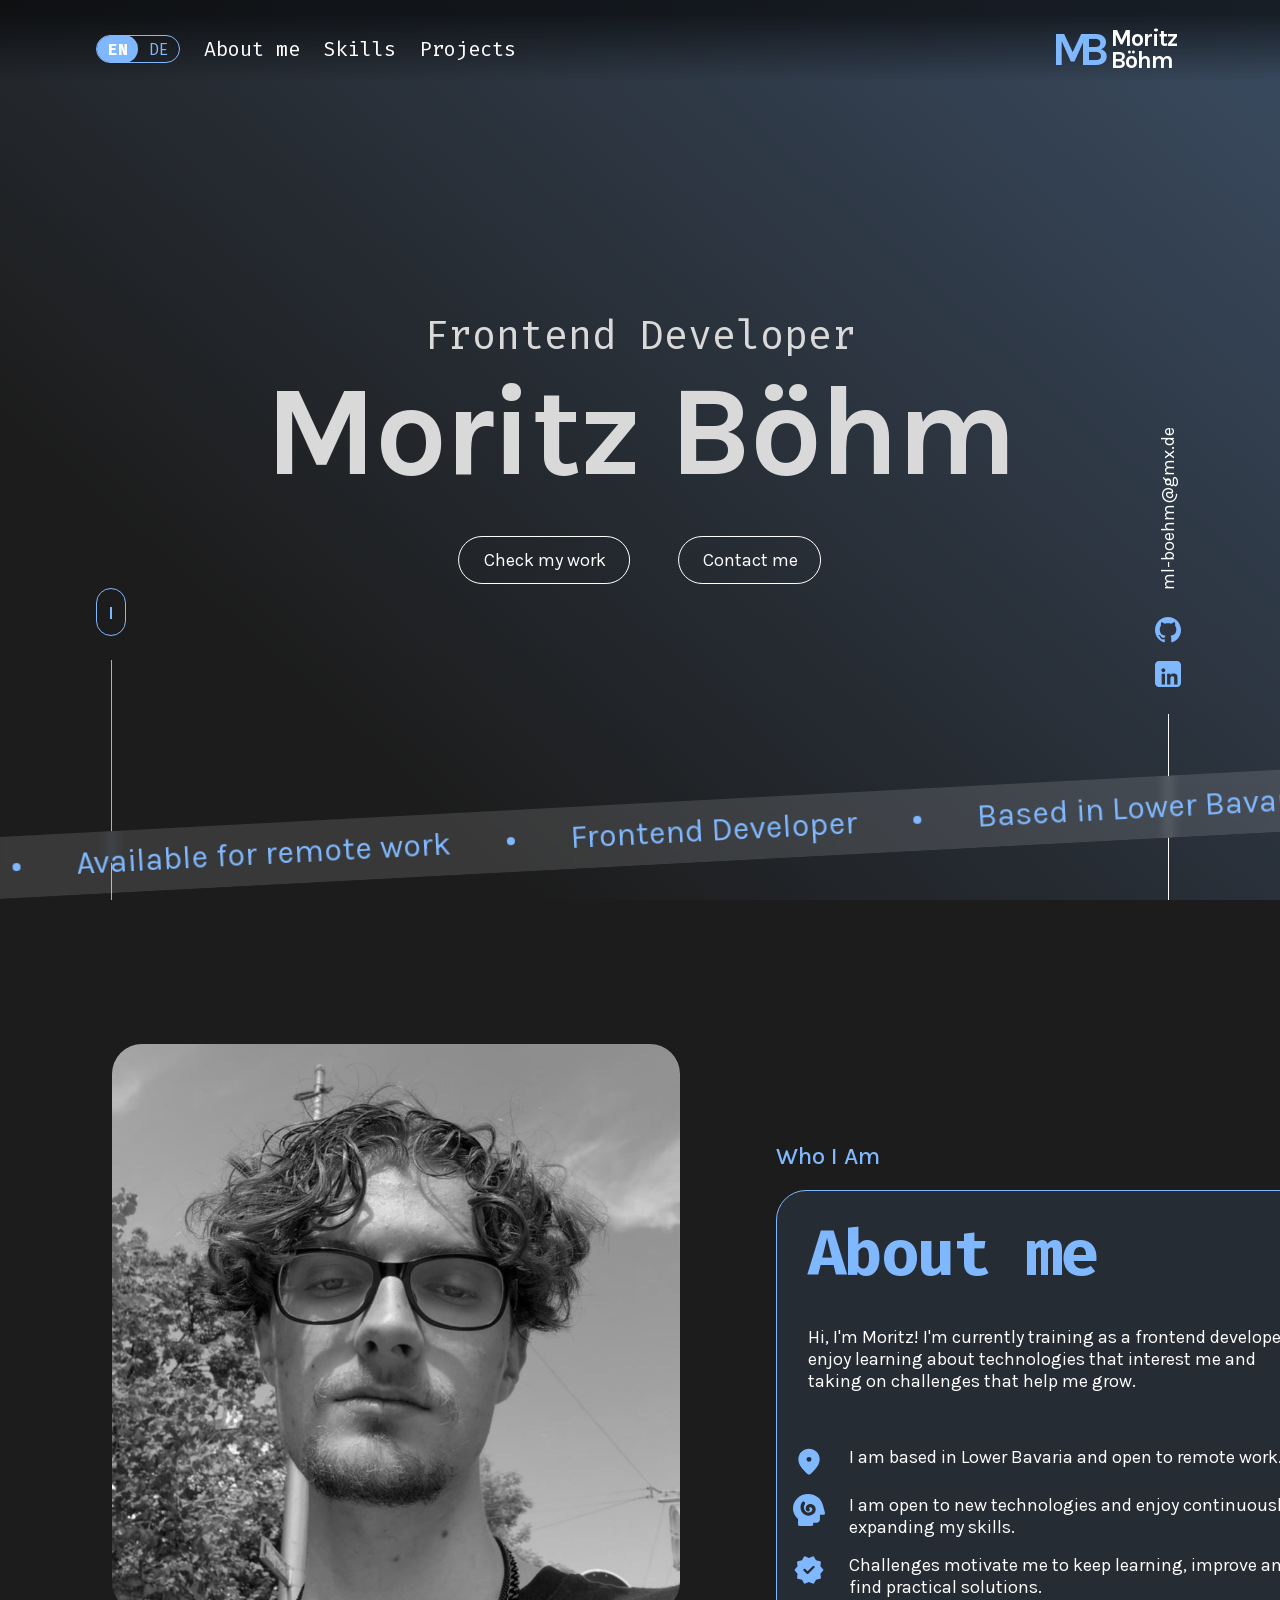
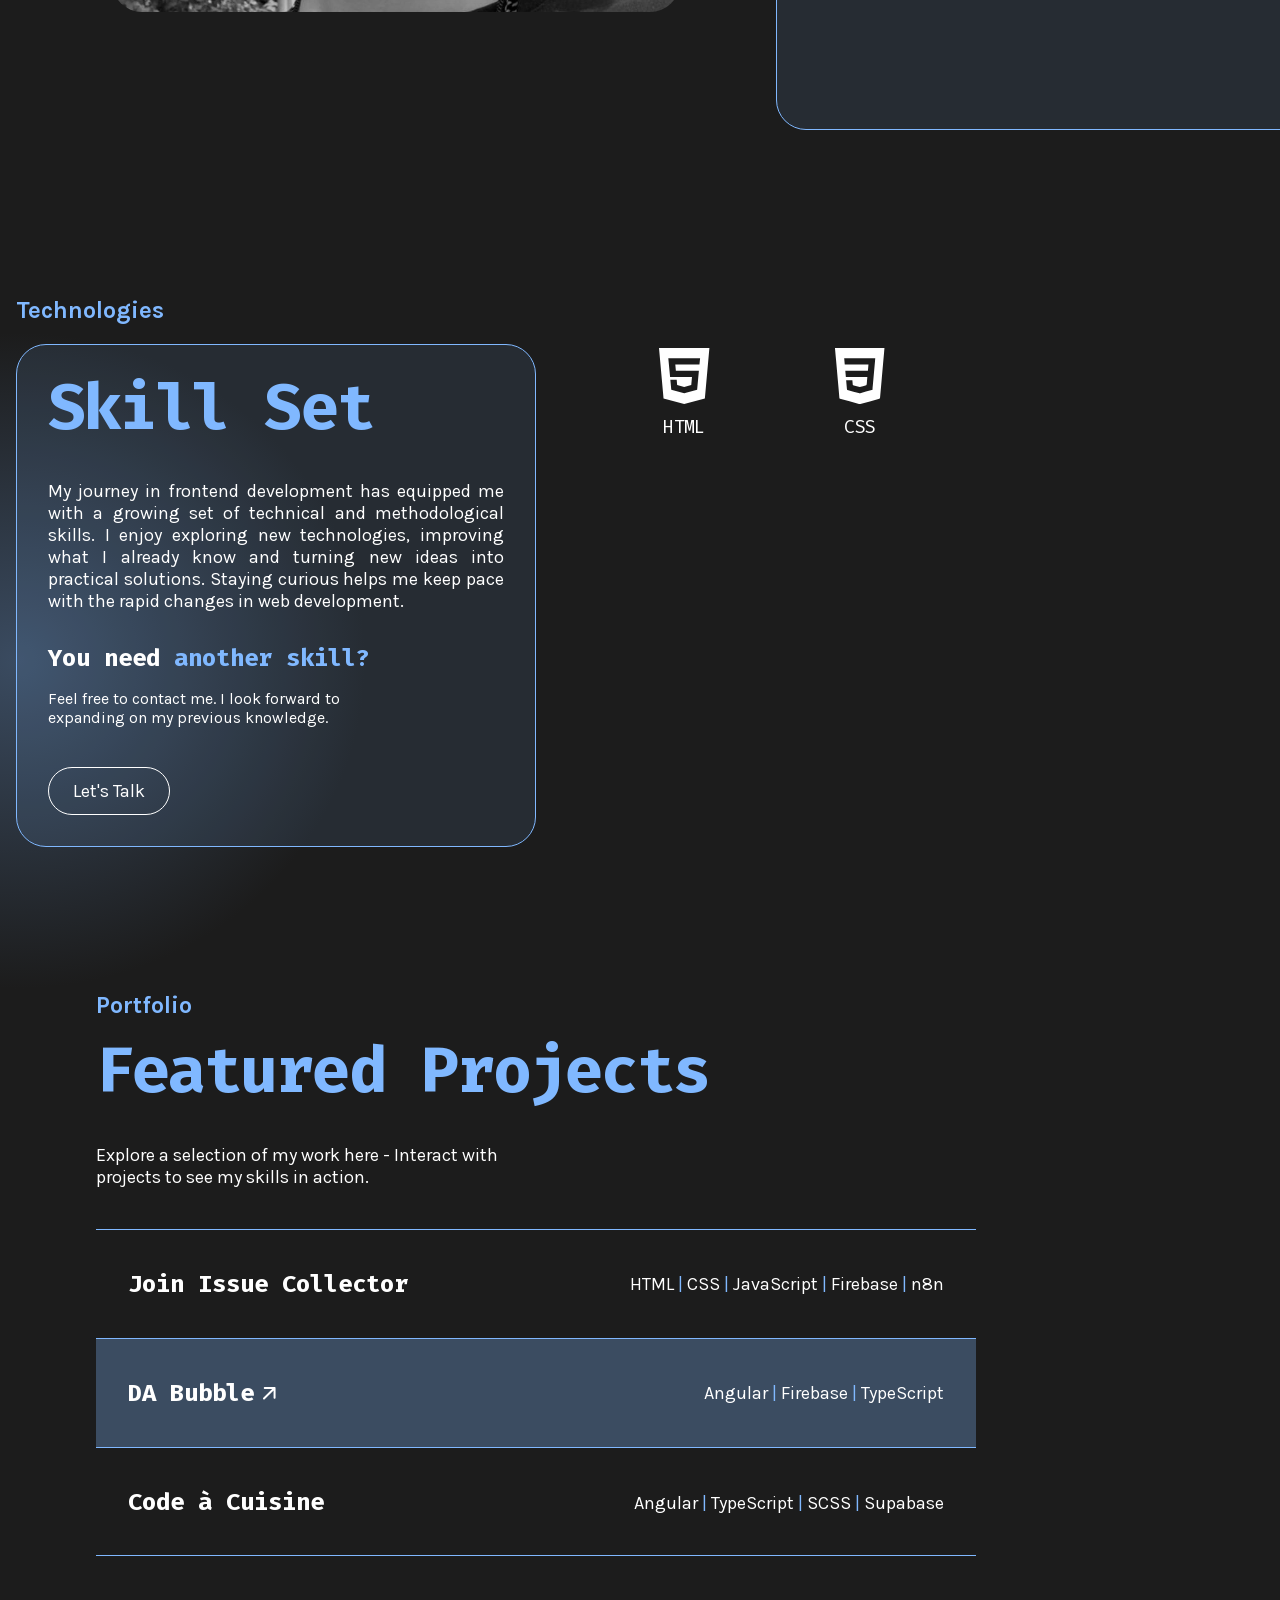
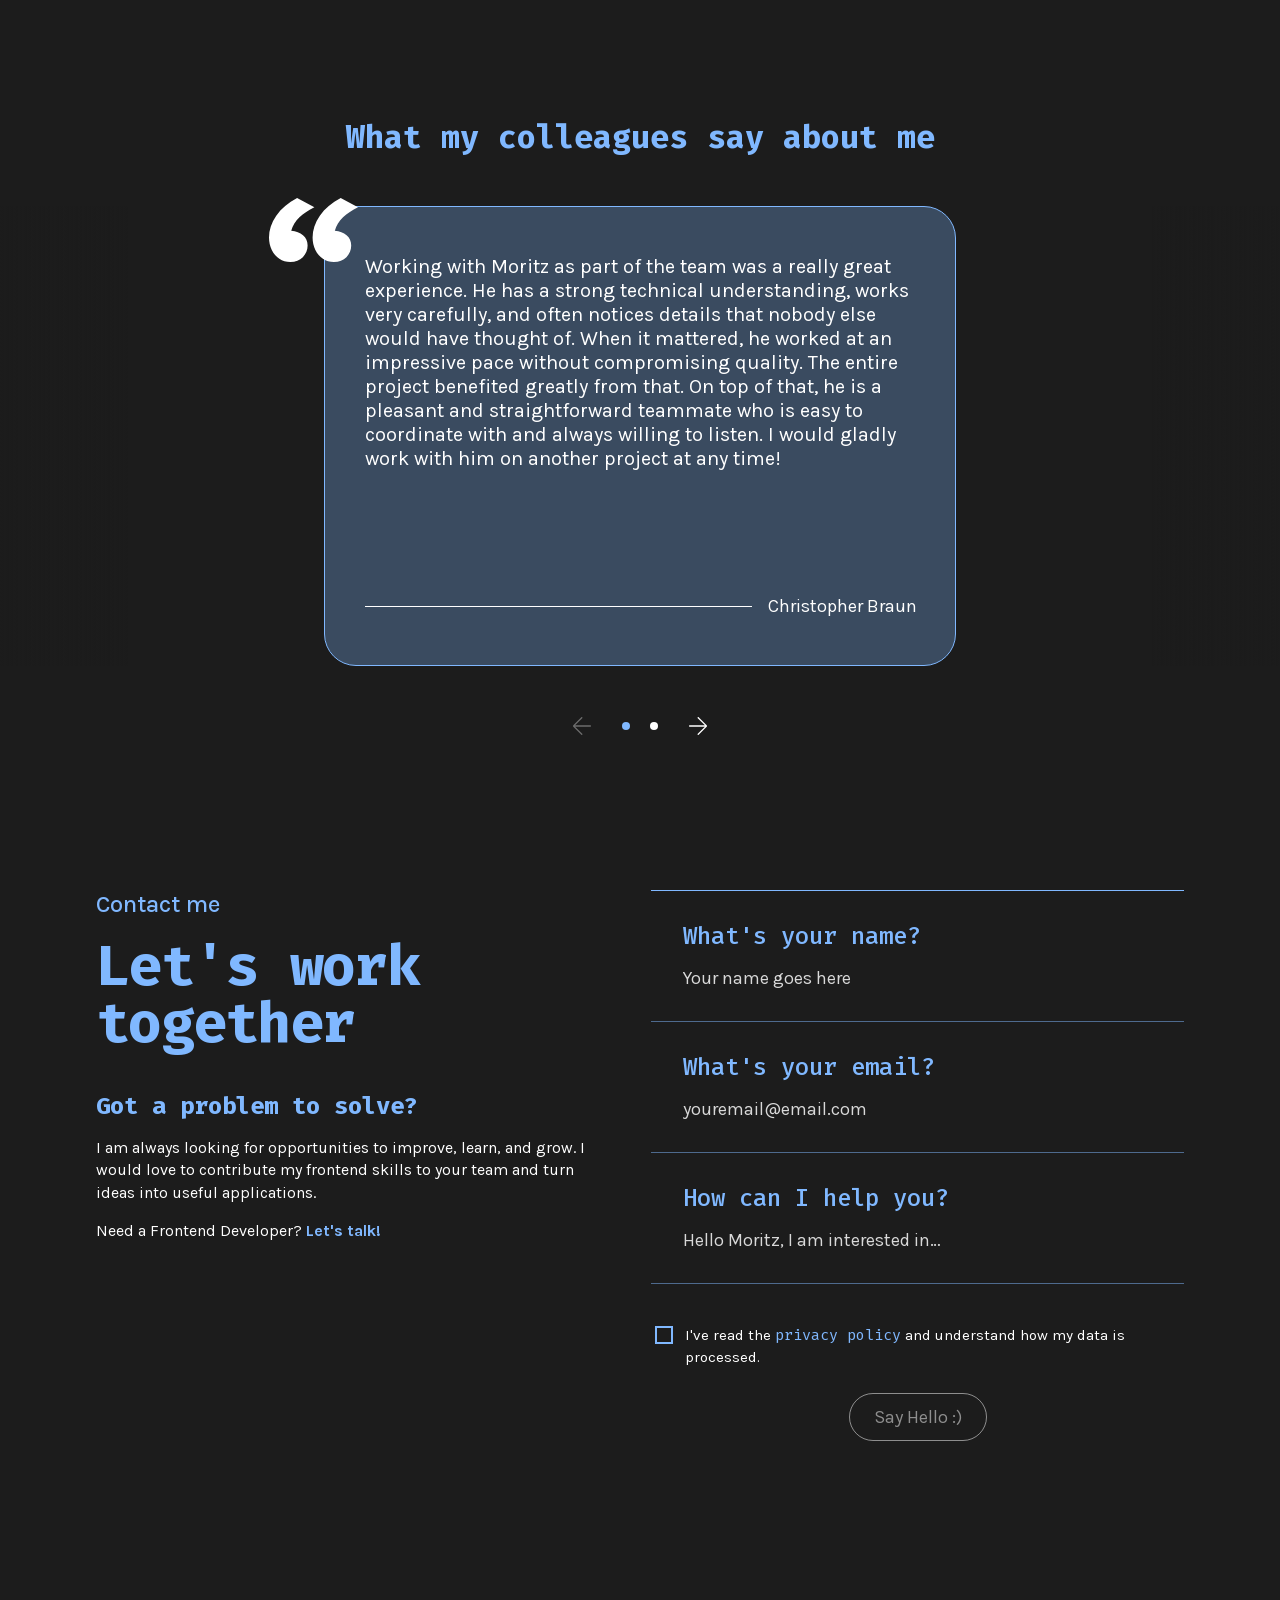
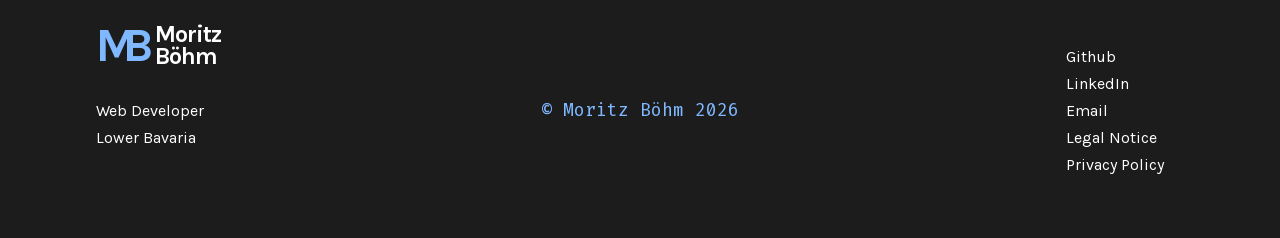
<file: index.html>
<!DOCTYPE html>
<html lang="en">

<head>
    <meta charset="UTF-8">
    <meta name="viewport" content="width=device-width, initial-scale=1.0">
    <link rel="icon" type="image/png" href="./assets/favicon.png">
    <meta name="description" content="Dev portfolio of Moritz Böhm.">
    <script src="./scripts/scroll-start.js"></script>
    <link rel="stylesheet" href="./style.css">
    <link rel="stylesheet" href="./styles/header.css">
    <link rel="stylesheet" href="./styles/mobile-menu.css">
    <link rel="stylesheet" href="./styles/hero.css">
    <link rel="stylesheet" href="./styles/about.css">
    <link rel="stylesheet" href="./styles/skills.css">
    <link rel="stylesheet" href="./styles/projects.css">
    <link rel="stylesheet" href="./styles/project-dialog.css">
    <link rel="stylesheet" href="./styles/references.css">
    <link rel="stylesheet" href="./styles/contact.css">
    <link rel="stylesheet" href="./styles/footer.css">
    <title>Moritz Böhm</title>
    <script src="./script.js" defer></script>
    <script src="./scripts/mobile-menu.js" defer></script>
    <script src="./scripts/about.js" defer></script>
    <script src="./scripts/skills.js" defer></script>
    <script src="./scripts/projects.js" defer></script>
    <script src="./scripts/project-dialog.js" defer></script>
</head>

<body>
    <a class="skip-link" href="#main-content" data-en="Skip to content" data-de="Zum Inhalt springen">Skip to content</a>

    <header class="site-header">
        <div class="site-header__inner">
            <div class="site-header__controls">
                <div class="language-switch" aria-label="Select language"
                    data-aria-label-en="Select language" data-aria-label-de="Sprache auswählen">
                    <button class="language-switch__button active" type="button" data-language="en"
                        aria-pressed="true">EN</button>
                    <button class="language-switch__button" type="button" data-language="de"
                        aria-pressed="false">DE</button>
                </div>

                <nav aria-label="Main navigation" data-aria-label-en="Main navigation"
                    data-aria-label-de="Hauptnavigation">
                    <ul class="main-navigation">
                        <li><a href="#about" data-en="About me" data-de="Über mich">About me</a></li>
                        <li><a href="#skills" data-en="Skills" data-de="Fähigkeiten">Skills</a></li>
                        <li><a href="#projects" data-en="Projects" data-de="Projekte">Projects</a></li>
                    </ul>
                </nav>
            </div>

            <a class="logo" href="#hero" aria-label="Moritz Böhm - back to top"
                data-aria-label-en="Moritz Böhm - back to top" data-aria-label-de="Moritz Böhm - zurück nach oben">
                <span class="logo__initials" aria-hidden="true">MB</span>
                <span class="logo__name" aria-hidden="true">Moritz<br>Böhm</span>
            </a>

            <button class="mobile-menu-button" type="button" aria-label="Open navigation"
                aria-controls="mobile-navigation" aria-expanded="false" data-open-label-en="Open navigation"
                data-open-label-de="Navigation öffnen" data-close-label-en="Close navigation"
                data-close-label-de="Navigation schließen">
                <img src="./assets/icons/menu.svg" alt="">
            </button>
        </div>
    </header>

    <dialog class="mobile-navigation" id="mobile-navigation" aria-label="Mobile navigation"
        data-aria-label-en="Mobile navigation" data-aria-label-de="Mobile Navigation">
        <div class="mobile-navigation__panel">
            <nav class="mobile-navigation__links" aria-label="Mobile navigation"
                data-aria-label-en="Mobile navigation" data-aria-label-de="Mobile Navigation">
                <a href="#about" data-en="About me" data-de="Über mich">About me</a>
                <a href="#skills" data-en="Skills" data-de="Fähigkeiten">Skills</a>
                <a href="#projects" data-en="Projects" data-de="Projekte">Projects</a>
            </nav>

            <div class="language-switch mobile-navigation__language-switch" aria-label="Select language"
                data-aria-label-en="Select language" data-aria-label-de="Sprache auswählen">
                <button class="language-switch__button active" type="button" data-language="en"
                    aria-pressed="true">EN</button>
                <button class="language-switch__button" type="button" data-language="de"
                    aria-pressed="false">DE</button>
            </div>
        </div>
    </dialog>

    <main id="main-content">
        <section class="hero" id="hero" aria-labelledby="hero-title">
            <div class="hero__content">
                <p class="hero__profession" data-en="Frontend Developer" data-de="Frontend-Entwickler">
                    Frontend Developer
                </p>
                <h1 id="hero-title">Moritz Böhm</h1>
                <div class="hero__actions">
                    <a class="button" href="#projects">
                        <span class="button__text" data-en="Check my work" data-de="Meine Projekte">Check my work</span>
                        <span class="button__text button__text--clone" aria-hidden="true"
                            data-en="Check my work" data-de="Meine Projekte">Check my work</span>
                    </a>
                    <a class="button" href="#contact">
                        <span class="button__text" data-en="Contact me" data-de="Kontakt">Contact me</span>
                        <span class="button__text button__text--clone" aria-hidden="true"
                            data-en="Contact me" data-de="Kontakt">Contact me</span>
                    </a>
                </div>
            </div>

            <div class="hero__scroll-indicator" aria-hidden="true">
                <span class="hero__mouse"><span></span></span>
                <span class="hero__line hero__line--primary"></span>
            </div>

            <aside class="hero__contact" aria-label="Contact links" data-aria-label-en="Contact links"
                data-aria-label-de="Kontaktlinks">
                <a class="hero__email" href="mailto:ml-boehm@gmx.de">ml-boehm@gmx.de</a>
                <div class="hero__socials">
                    <a class="hero__mail-icon" href="mailto:ml-boehm@gmx.de" aria-label="Email"
                        data-aria-label-en="Email" data-aria-label-de="E-Mail">
                        <img src="./assets/icons/mail.svg" alt="">
                    </a>
                    <a href="https://github.com/mlb27" target="_blank" rel="noopener noreferrer"
                        aria-label="GitHub profile" data-aria-label-en="GitHub profile"
                        data-aria-label-de="GitHub-Profil">
                        <img src="./assets/icons/github.svg" alt="">
                    </a>
                    <a href="https://www.linkedin.com/in/moritz-b%C3%B6hm-5630b2435/" target="_blank"
                        rel="noopener noreferrer" aria-label="LinkedIn" data-aria-label-en="LinkedIn profile"
                        data-aria-label-de="LinkedIn-Profil">
                        <img src="./assets/icons/linkedin.svg" alt="">
                    </a>
                </div>
                <span class="hero__line"></span>
            </aside>

            <div class="marquee" aria-hidden="true">
                <div class="marquee__track">
                    <div class="marquee__group">
                        <span data-en="Available for remote work" data-de="Verfügbar für Remote-Arbeit">Available for remote work</span>
                        <span data-en="Frontend Developer" data-de="Frontend-Entwickler">Frontend Developer</span>
                        <span data-en="Based in Lower Bavaria" data-de="In Niederbayern">Based in Lower Bavaria</span>
                        <span data-en="Open to work" data-de="Offen für neue Aufgaben">Open to work</span>
                    </div>
                    <div class="marquee__group">
                        <span data-en="Available for remote work" data-de="Verfügbar für Remote-Arbeit">Available for remote work</span>
                        <span data-en="Frontend Developer" data-de="Frontend-Entwickler">Frontend Developer</span>
                        <span data-en="Based in Lower Bavaria" data-de="In Niederbayern">Based in Lower Bavaria</span>
                        <span data-en="Open to work" data-de="Offen für neue Aufgaben">Open to work</span>
                    </div>
                </div>
            </div>
        </section>

        <section class="about" id="about" aria-labelledby="about-title">
            <div class="about__inner">
                <div class="about__photo">
                    <img src="./assets/images/moritz-boehm.jpeg" alt="Portrait of Moritz Böhm"
                        data-alt-en="Portrait of Moritz Böhm" data-alt-de="Porträt von Moritz Böhm">
                </div>

                <div class="about__content">
                    <p class="about__eyebrow" data-en="Who I Am" data-de="Wer ich bin">Who I Am</p>

                    <div class="about__card">
                        <h2 id="about-title" data-en="About me" data-de="Über mich">About me</h2>

                        <div class="about__text">
                            <p class="about__intro"
                                data-en="Hi, I'm Moritz! I'm currently training as a frontend developer. I enjoy learning about technologies that interest me and taking on challenges that help me grow."
                                data-de="Hi, ich bin Moritz! Ich absolviere derzeit eine Ausbildung zum Frontend-Entwickler. Ich lerne gerne mehr über Technologien, die mich interessieren, und stelle mich Herausforderungen, an denen ich wachsen kann.">
                                Hi, I'm Moritz! I'm currently training as a frontend developer. I enjoy learning about
                                technologies that interest me and taking on challenges that help me grow.
                            </p>

                            <ul class="about__highlights">
                                <li>
                                    <img src="./assets/icons/location-on.svg" alt="">
                                    <span data-en="I am based in Lower Bavaria and open to remote work."
                                        data-de="Ich lebe in Niederbayern und bin offen für Remote-Arbeit.">
                                        I am based in Lower Bavaria and open to remote work.
                                    </span>
                                </li>
                                <li>
                                    <img src="./assets/icons/cognition.svg" alt="">
                                    <span
                                        data-en="I am open to new technologies and enjoy continuously expanding my skills."
                                        data-de="Ich bin offen für neue Technologien und erweitere meine Fähigkeiten kontinuierlich.">
                                        I am open to new technologies and enjoy continuously expanding my skills.
                                    </span>
                                </li>
                                <li>
                                    <img src="./assets/icons/new-releases.svg" alt="">
                                    <span
                                        data-en="Challenges motivate me to keep learning, improve and find practical solutions."
                                        data-de="Herausforderungen motivieren mich, weiterzulernen, mich zu verbessern und praktische Lösungen zu finden.">
                                        Challenges motivate me to keep learning, improve and find practical solutions.
                                    </span>
                                </li>
                            </ul>
                        </div>
                    </div>
                </div>
            </div>
        </section>

        <section class="skills" id="skills" aria-labelledby="skills-title">
            <div class="skills__inner">
                <div class="skills__introduction">
                    <p class="skills__eyebrow" data-en="Technologies" data-de="Technologien">Technologies</p>

                    <div class="skills__card">
                        <h2 id="skills-title" data-en="Skill Set" data-de="Fähigkeiten">Skill Set</h2>

                        <div class="skills__copy">
                            <p class="skills__description"
                                data-en="My journey in frontend development has equipped me with a growing set of technical and methodological skills. I enjoy exploring new technologies, improving what I already know and turning new ideas into practical solutions. Staying curious helps me keep pace with the rapid changes in web development."
                                data-de="In meiner Frontend-Ausbildung baue ich meine technischen und methodischen Fähigkeiten stetig aus. Ich lerne gerne neue Technologien kennen, vertiefe vorhandenes Wissen und setze neue Ideen praktisch um. Dabei bleibe ich neugierig und entwickle mich kontinuierlich weiter.">
                                My journey in frontend development has equipped me with a growing set of technical and
                                methodological skills. I enjoy exploring new technologies, improving what I already know
                                and turning new ideas into practical solutions. Staying curious helps me keep pace with
                                the rapid changes in web development.
                            </p>

                            <div class="skills__contact-copy">
                                <p class="skills__question">
                                    <span data-en="You need " data-de="Fehlt dir ">You need </span><span
                                        class="skills__question-highlight" data-en="another skill?"
                                        data-de="ein Skill?">another skill?</span>
                                </p>
                                <p data-en="Feel free to contact me. I look forward to expanding on my previous knowledge."
                                    data-de="Kontaktiere mich gerne. Ich freue mich darauf, mein Wissen weiter auszubauen.">
                                    Feel free to contact me. I look forward to expanding on my previous knowledge.
                                </p>
                            </div>
                        </div>

                        <a class="button skills__contact-button" href="#contact">
                            <span class="button__text" data-en="Let's Talk" data-de="Kontakt">Let's Talk</span>
                            <span class="button__text button__text--clone" aria-hidden="true"
                                data-en="Let's Talk" data-de="Kontakt">Let's Talk</span>
                        </a>
                    </div>
                </div>

                <ul class="skills__grid" aria-label="Technology skills" data-aria-label-en="Technology skills"
                    data-aria-label-de="Technische Fähigkeiten">
                    <li class="skills__item skills__item--compact">
                        <span class="skills__icon"><img src="./assets/icons/skill-html.svg" alt=""></span>
                        <span>HTML</span>
                    </li>
                    <li class="skills__item skills__item--compact">
                        <span class="skills__icon"><img src="./assets/icons/skill-css.svg" alt=""></span>
                        <span>CSS</span>
                    </li>
                    <li class="skills__item skills__item--compact">
                        <span class="skills__icon"><img src="./assets/icons/skill-javascript.svg" alt=""></span>
                        <span>JavaScript</span>
                    </li>
                    <li class="skills__item skills__item--compact">
                        <span class="skills__icon"><img src="./assets/icons/skill-material-design.svg" alt=""></span>
                        <span>Material<br>Design</span>
                    </li>
                    <li class="skills__item">
                        <span class="skills__icon"><img src="./assets/icons/skill-typescript.svg" alt=""></span>
                        <span>TypeScript</span>
                    </li>
                    <li class="skills__item">
                        <span class="skills__icon"><img src="./assets/icons/skill-angular.svg" alt=""></span>
                        <span>Angular</span>
                    </li>
                    <li class="skills__item">
                        <span class="skills__icon"><img src="./assets/icons/skill-supabase.svg" alt=""></span>
                        <span>Supabase</span>
                    </li>
                    <li class="skills__item">
                        <span class="skills__icon"><img src="./assets/icons/skill-git.svg" alt=""></span>
                        <span>Git</span>
                    </li>
                    <li class="skills__item">
                        <span class="skills__icon"><img src="./assets/icons/skill-rest-api.svg" alt=""></span>
                        <span>REST-API</span>
                    </li>
                    <li class="skills__item">
                        <span class="skills__icon"><img src="./assets/icons/skill-scrum.svg" alt=""></span>
                        <span>Scrum</span>
                    </li>
                    <li class="skills__item skills__item--growth">
                        <button class="skills__growth-trigger" type="button" aria-expanded="false"
                            aria-controls="skills-growth-tooltip">
                            <span class="skills__icon"><img src="./assets/icons/skill-growth-mindset.svg" alt=""></span>
                            <span class="skills__growth-label" data-en="Growth mindset"
                                data-de="Growth Mindset">Growth<br>mindset</span>
                        </button>
                        <div class="skills__growth-tooltip" id="skills-growth-tooltip" role="tooltip"
                            aria-hidden="true">
                            <p data-en="I have a special interest in learning"
                                data-de="Besonders gerne lerne ich dazu">
                                I have a special interest in learning
                            </p>
                            <div class="skills__growth-technologies">
                                <span>
                                    <img src="./assets/icons/skill-react.svg" alt="">
                                    <span>React</span>
                                </span>
                                <span>
                                    <img src="./assets/icons/skill-vue.svg" alt="">
                                    <span>Vue.js</span>
                                </span>
                            </div>
                        </div>
                    </li>
                </ul>
            </div>
        </section>
        <section class="projects" id="projects" aria-labelledby="projects-title">
            <div class="projects__inner">
                <header class="projects__heading">
                    <p class="projects__eyebrow">Portfolio</p>
                    <h2 id="projects-title" data-en="Featured Projects"
                        data-de="Meine Projekte">Featured Projects</h2>
                </header>

                <p class="projects__description"
                    data-en="Explore a selection of my work here - Interact with projects to see my skills in action."
                    data-de="Entdecke einige meiner Projekte und erlebe meine Fähigkeiten in Aktion.">
                    Explore a selection of my work here - Interact with projects to see my skills in action.
                </p>

                <ul class="projects__list">
                    <li class="projects__item projects__item--join-issue-collector">
                        <button class="projects__trigger" type="button" data-project="join-issue-collector" aria-haspopup="dialog"
                            aria-controls="project-dialog">
                            <span class="projects__name">
                                <span class="projects__title">Join Issue Collector</span>
                                <img class="projects__arrow" src="./assets/icons/arrow-outward.svg" alt="">
                            </span>
                            <span class="projects__technologies" aria-label="HTML, CSS, JavaScript, Firebase, n8n">
                                <span>HTML</span>
                                <span class="projects__separator" aria-hidden="true">|</span>
                                <span>CSS</span>
                                <span class="projects__separator" aria-hidden="true">|</span>
                                <span>JavaScript</span>
                                <span class="projects__separator" aria-hidden="true">|</span>
                                <span>Firebase</span>
                                <span class="projects__separator" aria-hidden="true">|</span>
                                <span>n8n</span>
                            </span>
                            <span class="projects__preview" aria-hidden="true">
                                <img class="projects__preview-lines" src="./assets/decorations/project-preview-lines.svg" alt="">
                                <img class="projects__preview-image" src="./assets/images/projects/join-issue-collector.png" alt="">
                            </span>
                        </button>
                    </li>
                    <li class="projects__item projects__item--da-bubble">
                        <button class="projects__trigger" type="button" data-project="da-bubble"
                            aria-haspopup="dialog" aria-controls="project-dialog">
                            <span class="projects__name">
                                <span class="projects__title">DA Bubble</span>
                                <img class="projects__arrow" src="./assets/icons/arrow-outward.svg" alt="">
                            </span>
                            <span class="projects__technologies" aria-label="Angular, Firebase, TypeScript">
                                <span>Angular</span>
                                <span class="projects__separator" aria-hidden="true">|</span>
                                <span>Firebase</span>
                                <span class="projects__separator" aria-hidden="true">|</span>
                                <span>TypeScript</span>
                            </span>
                            <span class="projects__preview" aria-hidden="true">
                                <img class="projects__preview-lines" src="./assets/decorations/project-preview-lines.svg" alt="">
                                <img class="projects__preview-image" src="./assets/images/projects/da-bubble-dialog.png" alt="">
                            </span>
                        </button>
                    </li>
                    <li class="projects__item projects__item--code-a-cuisine">
                        <button class="projects__trigger" type="button" data-project="code-a-cuisine" aria-haspopup="dialog"
                            aria-controls="project-dialog">
                            <span class="projects__name">
                                <span class="projects__title">Code à Cuisine</span>
                                <img class="projects__arrow" src="./assets/icons/arrow-outward.svg" alt="">
                            </span>
                            <span class="projects__technologies" aria-label="Angular, TypeScript, SCSS, Supabase">
                                <span>Angular</span>
                                <span class="projects__separator" aria-hidden="true">|</span>
                                <span>TypeScript</span>
                                <span class="projects__separator" aria-hidden="true">|</span>
                                <span>SCSS</span>
                                <span class="projects__separator" aria-hidden="true">|</span>
                                <span>Supabase</span>
                            </span>
                            <span class="projects__preview" aria-hidden="true">
                                <img class="projects__preview-lines" src="./assets/decorations/project-preview-lines.svg" alt="">
                                <img class="projects__preview-image" src="./assets/images/projects/code-a-cuisine.svg" alt="">
                            </span>
                        </button>
                    </li>
                </ul>
            </div>
        </section>
        <section class="references" id="references" aria-labelledby="references-title">
            <h2 class="references__heading" id="references-title"
                data-en="What my colleagues say about me" data-de="Was meine Kollegen über mich sagen">
                What my colleagues say about me
            </h2>

            <div class="references__viewport">
                <div class="references__track">
                    <article class="references__card is-active" data-reference="0">
                        <p class="references__text"
                            data-en="Working with Moritz as part of the team was a really great experience. He has a strong technical understanding, works very carefully, and often notices details that nobody else would have thought of. When it mattered, he worked at an impressive pace without compromising quality. The entire project benefited greatly from that. On top of that, he is a pleasant and straightforward teammate who is easy to coordinate with and always willing to listen. I would gladly work with him on another project at any time!"
                            data-de="Mit Moritz im Team zu arbeiten war eine richtig gute Erfahrung. Er hat ein starkes technisches Verständnis, arbeitet sehr sorgfältig und hat oft Details im Blick, an die sonst keiner gedacht hätte. Wenn es darauf ankam, hat er enormes Tempo gemacht, ohne dass die Qualität darunter gelitten hat. Davon hat das ganze Projekt stark profitiert. Dazu ist er ein angenehmer, unkomplizierter Teamkollege, mit dem man sich gut abstimmen kann und der immer ein offenes Ohr hat. Ich würde jederzeit wieder gerne mit ihm an einem Projekt arbeiten!">
                            Working with Moritz as part of the team was a really great experience. He has a strong technical
                            understanding, works very carefully, and often notices details that nobody else would have
                            thought of. When it mattered, he worked at an impressive pace without compromising quality. The
                            entire project benefited greatly from that. On top of that, he is a pleasant and straightforward
                            teammate who is easy to coordinate with and always willing to listen. I would gladly work with
                            him on another project at any time!
                        </p>
                        <footer class="references__author-row">
                            <span class="references__author-line" aria-hidden="true"></span>
                            <span class="references__author">Christopher Braun</span>
                        </footer>
                    </article>
                    <article class="references__card" data-reference="1">
                        <p class="references__text"
                            data-en="Working with Moritz was very pleasant. He worked in a highly focused, independent, and structured manner. For many challenges in the project, he quickly had a solution at hand even under time pressure, and his dedicated effort was a major factor in enabling us to complete the project so quickly and successfully. I also really enjoyed working with him on a personal level, as he is an incredibly likeable person who manages to remain relaxed and friendly despite his ambition. I can wholeheartedly recommend working with him and look forward to the possibility of collaborating with him again on future projects."
                            data-de="Die Zusammenarbeit mit Moritz war sehr angenehm. Er hat sehr zielstrebig, selbstständig und strukturiert gearbeitet. Für viele Herausforderungen im Projekt hatte er auch unter Zeitdruck schnell eine Lösung parat und war durch seinen engagierten Einsatz ein Hauptfaktor dafür, dass wir das Projekt so schnell und erfolgreich abschließen konnten. Auch persönlich hat mir die Zusammenarbeit sehr viel Spaß gemacht, da er eine super sympathische Person ist, die es schafft, trotz ihres Ehrgeizes immer locker und freundlich zu bleiben. Ich kann die Zusammenarbeit mit ihm nur weiterempfehlen und freue mich auf eine mögliche Zusammenarbeit bei weiteren Projekten mit ihm.">
                            Working with Moritz was very pleasant. He worked in a highly focused, independent, and structured
                            manner. For many challenges in the project, he quickly had a solution at hand even under time
                            pressure, and his dedicated effort was a major factor in enabling us to complete the project so
                            quickly and successfully. I also really enjoyed working with him on a personal level, as he is an
                            incredibly likeable person who manages to remain relaxed and friendly despite his ambition. I
                            can wholeheartedly recommend working with him and look forward to the possibility of
                            collaborating with him again on future projects.
                        </p>
                        <footer class="references__author-row">
                            <span class="references__author-line" aria-hidden="true"></span>
                            <span class="references__author">Adrian Bieber</span>
                        </footer>
                    </article>
                </div>
                <div class="references__fade" aria-hidden="true"></div>
            </div>

            <img class="references__quote" src="./assets/icons/reference-quote.svg" alt="">

            <div class="references__navigation">
                <button class="references__arrow references__arrow--previous" type="button"
                    aria-label="Show previous reference" data-aria-label-en="Show previous reference"
                    data-aria-label-de="Vorherige Referenz anzeigen"></button>
                <span class="references__dot is-active" aria-hidden="true"></span>
                <span class="references__dot" aria-hidden="true"></span>
                <button class="references__arrow references__arrow--next" type="button"
                    aria-label="Show next reference" data-aria-label-en="Show next reference"
                    data-aria-label-de="Nächste Referenz anzeigen"></button>
            </div>
            <p class="references__status" aria-live="polite">Reference 1 of 2</p>
        </section>

        <section class="contact" id="contact" aria-labelledby="contact-title">
            <div class="contact__inner">
                <div class="contact__content">
                    <p class="contact__subtext" data-en="Contact me" data-de="Kontakt">Contact me</p>
                    <h2 class="contact__heading" id="contact-title">
                        <span data-en="Let's work" data-de="Lass uns">Let's work</span>
                        <span data-en="together" data-de="zusammenarbeiten">together</span>
                    </h2>
                    <h3 class="contact__ask" data-en="Got a problem to solve?"
                        data-de="Suchst du eine Lösung?">Got a problem to solve?</h3>
                    <p class="contact__paragraph"
                        data-en="I am always looking for opportunities to improve, learn, and grow. I would love to contribute my frontend skills to your team and turn ideas into useful applications."
                        data-de="Ich suche nach Möglichkeiten, dazuzulernen und mich weiterzuentwickeln. Gerne bringe ich meine Frontend-Kenntnisse in dein Team ein und setze Ideen in nützliche Anwendungen um.">
                        I am always looking for opportunities to improve, learn, and grow. I would love to contribute
                        my frontend skills to your team and turn ideas into useful applications.
                    </p>
                    <p class="contact__cta">
                        <span data-en="Need a Frontend Developer?" data-de="Du suchst einen Frontend-Entwickler?">Need a Frontend Developer?</span>
                        <a href="mailto:ml-boehm@gmx.de" data-en="Let's talk!" data-de="Lass uns reden!">Let's talk!</a>
                    </p>
                </div>

                <form class="contact__form" action="https://n8n.cephei.to/webhook/portfolio-contact" method="post" aria-label="Contact"
                    data-aria-label-en="Contact" data-aria-label-de="Kontakt">
                    <div class="contact__honeypot" aria-hidden="true">
                        <label for="contact-website">Website</label>
                        <input id="contact-website" name="website" type="text" tabindex="-1" autocomplete="off">
                    </div>
                    <div class="contact__fields">
                        <div class="contact__field">
                            <label for="contact-name" data-en="What's your name?" data-de="Wie heißt du?">What's your name?</label>
                            <input id="contact-name" name="name" type="text" autocomplete="name" required maxlength="100"
                                placeholder="Your name goes here" data-placeholder-en="Your name goes here"
                                data-placeholder-de="Dein Name" aria-describedby="contact-name-error">
                            <p class="contact__error" id="contact-name-error" hidden
                                data-en="Oops! it seems your name is missing" data-de="Bitte gib deinen Namen ein.">Oops! it seems your name is missing</p>
                        </div>
                        <div class="contact__field">
                            <label for="contact-email" data-en="What's your email?" data-de="Wie lautet deine E-Mail?">What's your email?</label>
                            <input id="contact-email" name="email" type="email" autocomplete="email" required maxlength="254"
                                placeholder="youremail@email.com" data-placeholder-en="youremail@email.com"
                                data-placeholder-de="deinname@email.de" aria-describedby="contact-email-error">
                            <p class="contact__error" id="contact-email-error" hidden
                                data-en="Please enter a valid email address." data-de="Bitte gib eine gültige E-Mail-Adresse ein.">Please enter a valid email address.</p>
                        </div>
                        <div class="contact__field">
                            <label for="contact-message" data-en="How can I help you?" data-de="Wie kann ich dir helfen?">How can I help you?</label>
                            <textarea id="contact-message" name="message" rows="1" required maxlength="5000"
                                placeholder="Hello Moritz, I am interested in…" data-placeholder-en="Hello Moritz, I am interested in…"
                                data-placeholder-de="Hallo Moritz, ich interessiere mich für…" aria-describedby="contact-message-error"></textarea>
                            <p class="contact__error" id="contact-message-error" hidden
                                data-en="What do you need to develop?" data-de="Bitte gib eine Nachricht ein.">What do you need to develop?</p>
                        </div>
                    </div>

                    <div class="contact__consent-group">
                        <div class="contact__consent">
                            <input id="contact-consent" name="consent" type="checkbox" required
                                aria-labelledby="contact-consent-prefix contact-consent-policy contact-consent-suffix"
                                aria-describedby="contact-consent-error">
                            <div>
                                <label id="contact-consent-prefix" for="contact-consent" data-en="I've read the"
                                    data-de="Ich habe die">I've read the</label>
                                <a class="contact__privacy-link" id="contact-consent-policy"
                                    href="./privacy-policy.html" target="_blank"
                                    rel="noopener noreferrer"
                                    data-en="privacy policy" data-de="Datenschutzerklärung">privacy policy</a>
                                <label id="contact-consent-suffix" for="contact-consent"
                                    data-en="and understand how my data is processed."
                                    data-de="gelesen und verstanden, wie meine Daten verarbeitet werden.">and understand how my data is processed.</label>
                            </div>
                        </div>
                        <p class="contact__consent-error" id="contact-consent-error" hidden
                            data-en="Please confirm that you have read the privacy policy."
                            data-de="Bitte bestätige, dass du die Datenschutzerklärung gelesen hast.">Please confirm that you have read the privacy policy.</p>
                    </div>
                    <div class="contact__actions">
                        <button class="button contact__submit" type="submit" disabled>
                            <span class="button__text" data-en="Say Hello :)" data-de="Sag Hallo :D">Say Hello :)</span>
                            <span class="button__text button__text--clone" aria-hidden="true"
                                data-en="Say Hello :)" data-de="Sag Hallo :D">Say Hello :)</span>
                        </button>
                        <div class="contact__feedback">
                            <p class="contact__status contact__status--success" role="status" hidden
                                data-en="Thanks! Your message has been sent."
                                data-de="Danke! Deine Nachricht wurde versendet.">
                                Thanks! Your message has been sent.
                            </p>
                            <p class="contact__status contact__status--error" role="alert" hidden
                                data-en="Your message could not be sent. Please try again or contact me by email."
                                data-de="Deine Nachricht konnte nicht versendet werden. Versuche es erneut oder kontaktiere mich per E-Mail.">
                                Your message could not be sent. Please try again or contact me by email.
                            </p>
                        </div>
                    </div>
                    <noscript>
                        <p class="contact__note">
                            This contact form requires JavaScript. Dieses Kontaktformular benötigt JavaScript.
                            Contact: <a href="mailto:ml-boehm@gmx.de">ml-boehm@gmx.de</a>
                        </p>
                    </noscript>
                </form>
            </div>
        </section>
    </main>

    <dialog class="project-dialog" id="project-dialog" tabindex="-1" aria-labelledby="project-dialog-title"
        aria-describedby="project-dialog-description">
        <div class="project-dialog__content">
            <header class="project-dialog__heading">
                <span class="project-dialog__number" aria-hidden="true">01</span>
                <h2 id="project-dialog-title">Join Issue Collector</h2>
            </header>

            <div class="project-dialog__details">
                <div class="project-dialog__description-group">
                    <h3 data-en="What is this project about?" data-de="Worum geht es in diesem Projekt?">
                        What is this project about?
                    </h3>
                    <p id="project-dialog-description"></p>
                </div>
                <ul class="project-dialog__technologies" aria-label="Technologies"></ul>
            </div>

            <div class="project-dialog__links">
                <a class="project-dialog__link project-dialog__github" href="#">
                    <span>GitHub</span>
                    <span class="project-dialog__external-icon" aria-hidden="true"></span>
                </a>
                <a class="project-dialog__link project-dialog__live" href="#">
                    <span data-en="Live Test" data-de="Live testen">Live Test</span>
                    <span class="project-dialog__external-icon" aria-hidden="true"></span>
                </a>
            </div>
        </div>

        <img class="project-dialog__image" src="./assets/images/projects/join-issue-collector-dialog.png"
            alt="Join Issue Collector project preview">

        <button class="project-dialog__close" type="button" aria-label="Close project details"></button>
        <button class="project-dialog__next" type="button">
            <span data-en="Next project" data-de="Nächstes Projekt">Next project</span>
            <span class="project-dialog__next-icon" aria-hidden="true"></span>
        </button>
    </dialog>
    <footer class="site-footer" id="site-footer">
        <div class="site-footer__inner">
            <div class="site-footer__identity">
                <a class="logo" href="#hero" aria-label="Moritz Böhm - back to top"
                    data-aria-label-en="Moritz Böhm - back to top" data-aria-label-de="Moritz Böhm - zurück nach oben">
                    <span class="logo__initials" aria-hidden="true">MB</span>
                    <span class="logo__name" aria-hidden="true">Moritz<br>Böhm</span>
                </a>
                <div class="site-footer__info">
                    <span data-en="Web Developer" data-de="Webentwickler">Web Developer</span>
                    <span data-en="Lower Bavaria" data-de="Niederbayern">Lower Bavaria</span>
                </div>
            </div>

            <p class="site-footer__copyright">© Moritz Böhm 2026</p>

            <nav class="site-footer__navigation" aria-label="Footer navigation"
                data-aria-label-en="Footer navigation" data-aria-label-de="Footer-Navigation">
                <a href="https://github.com/mlb27" target="_blank" rel="noopener noreferrer">Github</a>
                <a href="https://www.linkedin.com/in/moritz-b%C3%B6hm-5630b2435/" target="_blank"
                    rel="noopener noreferrer">LinkedIn</a>
                <a href="mailto:ml-boehm@gmx.de" data-en="Email" data-de="E-Mail">Email</a>
                <a href="./legal-notice.html" data-en="Legal Notice" data-de="Impressum">Legal Notice</a>
                <a href="./privacy-policy.html" data-en="Privacy Policy" data-de="Datenschutz">Privacy Policy</a>
            </nav>
        </div>
    </footer>
</body>

</html>
</file>
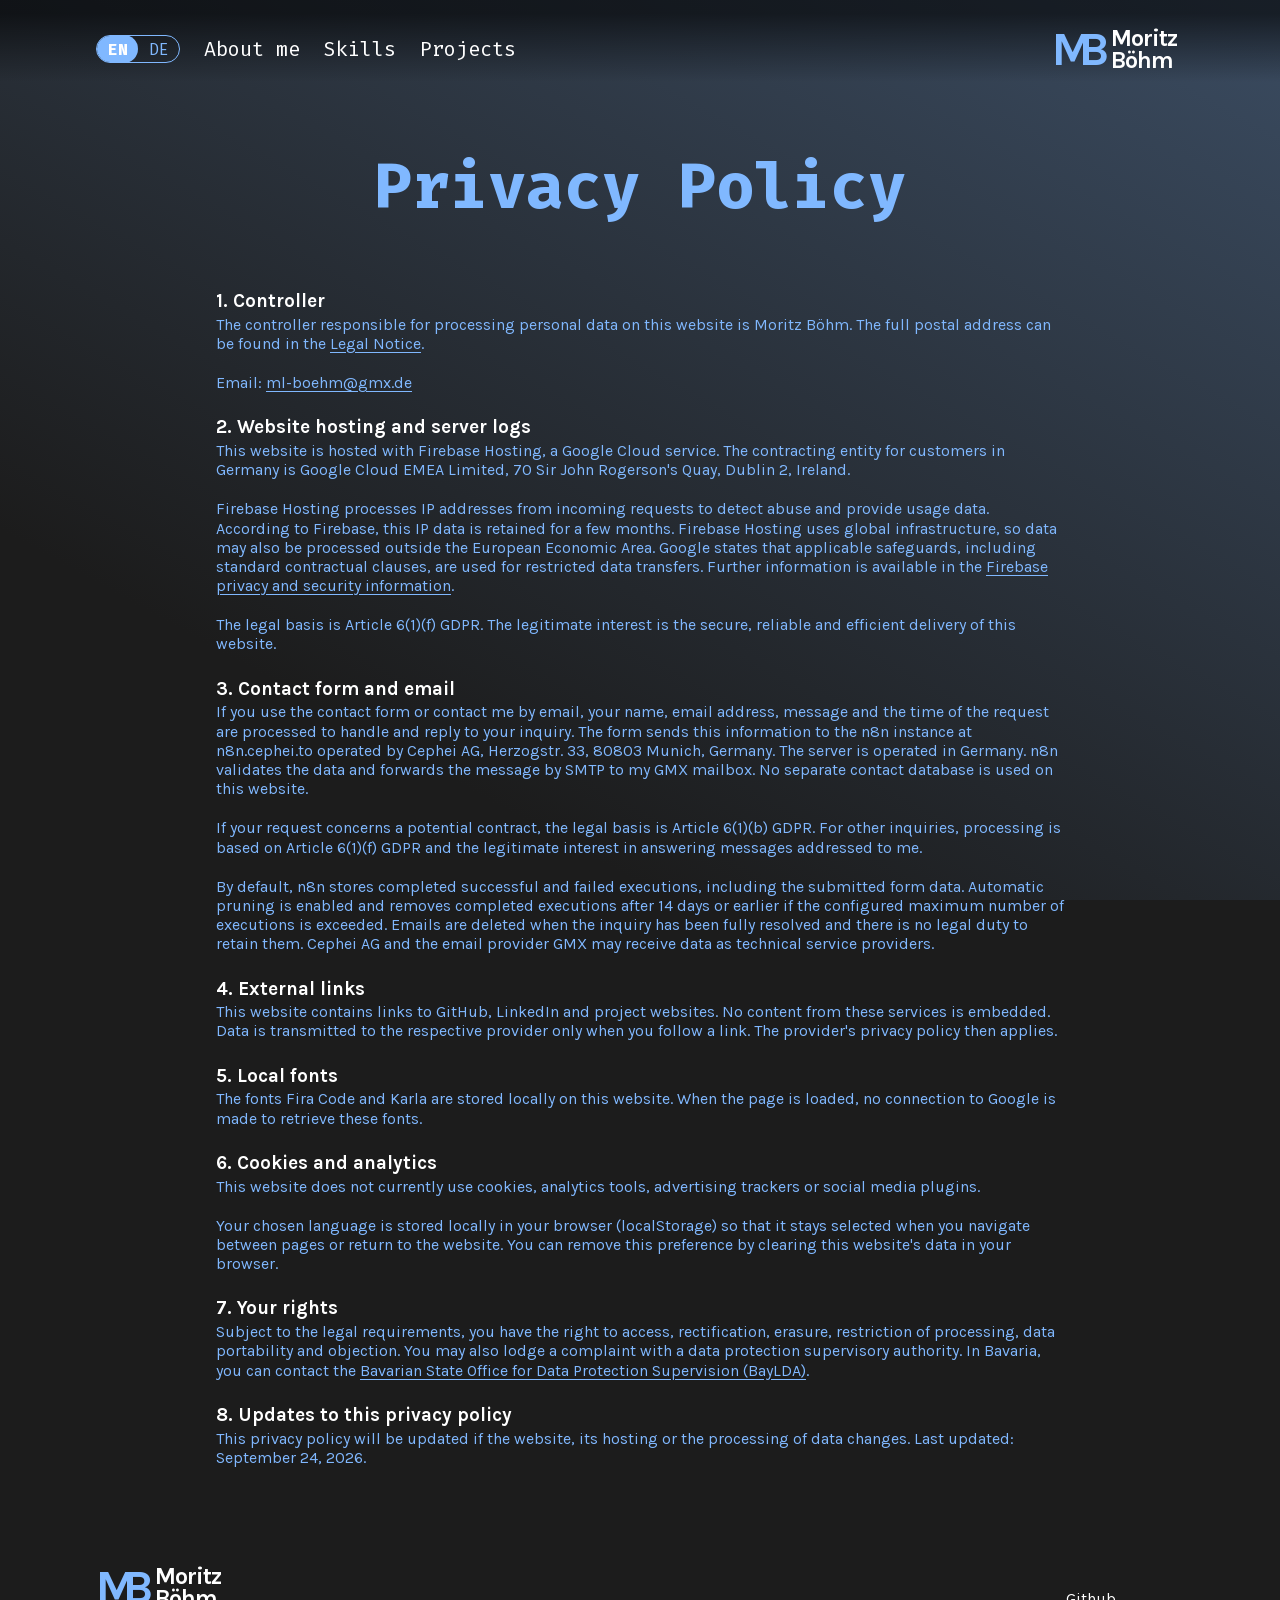
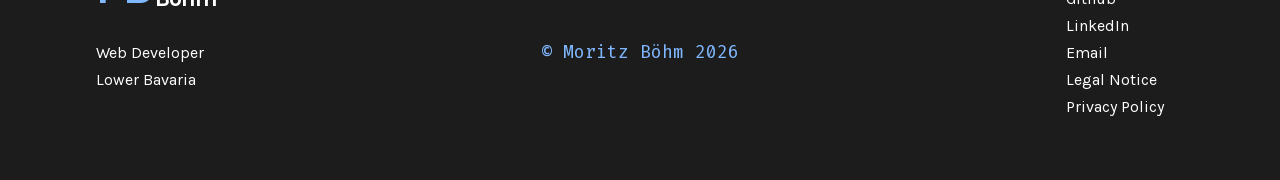
<file: privacy-policy.html>
<!DOCTYPE html>
<html lang="en">

<head>
    <meta charset="UTF-8">
    <meta name="viewport" content="width=device-width, initial-scale=1.0">
    <link rel="icon" type="image/png" href="./assets/favicon.png">
    <meta name="description" content="Privacy policy for the portfolio of Moritz Böhm.">
    <link rel="stylesheet" href="./style.css">
    <link rel="stylesheet" href="./styles/header.css">
    <link rel="stylesheet" href="./styles/mobile-menu.css">
    <link rel="stylesheet" href="./styles/footer.css">
    <link rel="stylesheet" href="./styles/legal-notice.css">
    <title data-en="Privacy Policy - Moritz Böhm" data-de="Datenschutz - Moritz Böhm">Privacy Policy - Moritz Böhm</title>
    <script src="./script.js" defer></script>
    <script src="./scripts/mobile-menu.js" defer></script>
</head>

<body class="legal-page">
    <a class="skip-link" href="#main-content" data-en="Skip to content" data-de="Zum Inhalt springen">Skip to content</a>

    <header class="site-header">
        <div class="site-header__inner">
            <div class="site-header__controls">
                <div class="language-switch" aria-label="Select language"
                    data-aria-label-en="Select language" data-aria-label-de="Sprache auswählen">
                    <button class="language-switch__button active" type="button" data-language="en"
                        aria-pressed="true">EN</button>
                    <button class="language-switch__button" type="button" data-language="de"
                        aria-pressed="false">DE</button>
                </div>

                <nav aria-label="Main navigation" data-aria-label-en="Main navigation"
                    data-aria-label-de="Hauptnavigation">
                    <ul class="main-navigation">
                        <li><a href="./index.html#about" data-en="About me" data-de="Über mich">About me</a></li>
                        <li><a href="./index.html#skills" data-en="Skills" data-de="Fähigkeiten">Skills</a></li>
                        <li><a href="./index.html#projects" data-en="Projects" data-de="Projekte">Projects</a></li>
                    </ul>
                </nav>
            </div>

            <a class="logo" href="./index.html" aria-label="Moritz Böhm - back to portfolio"
                data-aria-label-en="Moritz Böhm - back to portfolio"
                data-aria-label-de="Moritz Böhm - zurück zum Portfolio">
                <span class="logo__initials" aria-hidden="true">MB</span>
                <span class="logo__name" aria-hidden="true">Moritz<br>Böhm</span>
            </a>

            <button class="mobile-menu-button" type="button" aria-label="Open navigation"
                aria-controls="mobile-navigation" aria-expanded="false" data-open-label-en="Open navigation"
                data-open-label-de="Navigation öffnen" data-close-label-en="Close navigation"
                data-close-label-de="Navigation schließen">
                <img src="./assets/icons/menu.svg" alt="">
            </button>
        </div>
    </header>

    <dialog class="mobile-navigation" id="mobile-navigation" aria-label="Mobile navigation"
        data-aria-label-en="Mobile navigation" data-aria-label-de="Mobile Navigation">
        <div class="mobile-navigation__panel">
            <nav class="mobile-navigation__links" aria-label="Mobile navigation"
                data-aria-label-en="Mobile navigation" data-aria-label-de="Mobile Navigation">
                <a href="./index.html#about" data-en="About me" data-de="Über mich">About me</a>
                <a href="./index.html#skills" data-en="Skills" data-de="Fähigkeiten">Skills</a>
                <a href="./index.html#projects" data-en="Projects" data-de="Projekte">Projects</a>
            </nav>

            <div class="language-switch mobile-navigation__language-switch" aria-label="Select language"
                data-aria-label-en="Select language" data-aria-label-de="Sprache auswählen">
                <button class="language-switch__button active" type="button" data-language="en"
                    aria-pressed="true">EN</button>
                <button class="language-switch__button" type="button" data-language="de"
                    aria-pressed="false">DE</button>
            </div>
        </div>
    </dialog>

    <main class="legal-notice" id="main-content">
        <a class="legal-notice__back" href="./index.html" aria-label="Back to portfolio"
            data-aria-label-en="Back to portfolio" data-aria-label-de="Zurück zum Portfolio"></a>

        <article class="legal-notice__content">
            <h1 data-en="Privacy Policy" data-de="Datenschutzerklärung">Privacy Policy</h1>

            <div class="legal-notice__sections">
                <section class="legal-notice__section">
                    <h2 data-en="1. Controller" data-de="1. Verantwortlicher">1. Controller</h2>
                    <div class="legal-notice__translation legal-notice__translation--en">
                        <p>
                            The controller responsible for processing personal data on this website is Moritz Böhm.
                            The full postal address can be found in the <a href="./legal-notice.html">Legal Notice</a>.
                        </p>
                        <p>Email: <a href="mailto:ml-boehm@gmx.de">ml-boehm@gmx.de</a></p>
                    </div>
                    <div class="legal-notice__translation legal-notice__translation--de">
                        <p>
                            Verantwortlich für die Verarbeitung personenbezogener Daten auf dieser Website ist Moritz
                            Böhm. Die vollständige Postanschrift befindet sich im
                            <a href="./legal-notice.html">Impressum</a>.
                        </p>
                        <p>E-Mail: <a href="mailto:ml-boehm@gmx.de">ml-boehm@gmx.de</a></p>
                    </div>
                </section>

                <section class="legal-notice__section">
                    <h2 data-en="2. Website hosting and server logs" data-de="2. Webhosting und Server-Logfiles">
                        2. Website hosting and server logs
                    </h2>
                    <div class="legal-notice__translation legal-notice__translation--en">
                        <p>
                            This website is hosted with Firebase Hosting, a Google Cloud service. The contracting entity
                            for customers in Germany is Google Cloud EMEA Limited, 70 Sir John Rogerson's Quay, Dublin 2,
                            Ireland.
                        </p>
                        <p>
                            Firebase Hosting processes IP addresses from incoming requests to detect abuse and provide
                            usage data. According to Firebase, this IP data is retained for a few months. Firebase
                            Hosting uses global infrastructure, so data may also be processed outside the European
                            Economic Area. Google states that applicable safeguards, including standard contractual
                            clauses, are used for restricted data transfers. Further information is available in the
                            <a href="https://firebase.google.com/support/privacy" target="_blank"
                                rel="noopener noreferrer">Firebase privacy and security information</a>.
                        </p>
                        <p>
                            The legal basis is Article 6(1)(f) GDPR. The legitimate interest is the secure, reliable and
                            efficient delivery of this website.
                        </p>
                    </div>
                    <div class="legal-notice__translation legal-notice__translation--de">
                        <p>
                            Diese Website wird mit Firebase Hosting, einem Dienst von Google Cloud, bereitgestellt.
                            Vertragspartner für Kunden in Deutschland ist Google Cloud EMEA Limited, 70 Sir John
                            Rogerson's Quay, Dublin 2, Irland.
                        </p>
                        <p>
                            Firebase Hosting verarbeitet IP-Adressen eingehender Anfragen, um Missbrauch zu erkennen und
                            Nutzungsdaten bereitzustellen. Laut Firebase werden diese IP-Daten einige Monate gespeichert.
                            Firebase Hosting nutzt eine globale Infrastruktur, sodass Daten auch außerhalb des
                            Europäischen Wirtschaftsraums verarbeitet werden können. Google gibt an, bei eingeschränkten
                            Datenübermittlungen geeignete Garantien einschließlich Standardvertragsklauseln einzusetzen.
                            Weitere Informationen stehen in den
                            <a href="https://firebase.google.com/support/privacy" target="_blank"
                                rel="noopener noreferrer">Datenschutz- und Sicherheitsinformationen von Firebase</a>.
                        </p>
                        <p>
                            Rechtsgrundlage ist Art. 6 Abs. 1 lit. f DSGVO. Das berechtigte Interesse liegt in der
                            sicheren, zuverlässigen und effizienten Bereitstellung dieser Website.
                        </p>
                    </div>
                </section>

                <section class="legal-notice__section">
                    <h2 data-en="3. Contact form and email" data-de="3. Kontaktformular und E-Mail">
                        3. Contact form and email
                    </h2>
                    <div class="legal-notice__translation legal-notice__translation--en">
                        <p>
                            If you use the contact form or contact me by email, your name, email address, message and the
                            time of the request are processed to handle and reply to your inquiry. The form sends this
                            information to the n8n instance at n8n.cephei.to operated by Cephei AG, Herzogstr. 33,
                            80803 Munich, Germany. The server is operated in Germany. n8n validates the data and forwards
                            the message by SMTP to my GMX mailbox. No separate contact database is used on this website.
                        </p>
                        <p>
                            If your request concerns a potential contract, the legal basis is Article 6(1)(b) GDPR. For
                            other inquiries, processing is based on Article 6(1)(f) GDPR and the legitimate interest in
                            answering messages addressed to me.
                        </p>
                        <p>
                            By default, n8n stores completed successful and failed executions, including the submitted
                            form data. Automatic pruning is enabled and removes completed executions after 14 days or
                            earlier if the configured maximum number of executions is exceeded. Emails are deleted when
                            the inquiry has been fully resolved and there is no legal duty to retain them. Cephei AG and
                            the email provider GMX may receive data as technical service providers.
                        </p>
                    </div>
                    <div class="legal-notice__translation legal-notice__translation--de">
                        <p>
                            Wenn Sie das Kontaktformular nutzen oder mich per E-Mail kontaktieren, werden Ihr Name, Ihre
                            E-Mail-Adresse, Ihre Nachricht und der Zeitpunkt der Anfrage verarbeitet, um Ihr Anliegen zu
                            bearbeiten und zu beantworten. Das Formular sendet diese Angaben an die von der Cephei AG,
                            Herzogstr. 33, 80803 München, Deutschland, betriebene n8n-Instanz unter n8n.cephei.to. Der
                            Server wird in Deutschland betrieben. n8n prüft die Daten und leitet die Nachricht per SMTP
                            an mein GMX-Postfach weiter. Eine separate Kontaktdatenbank wird auf dieser Website nicht
                            verwendet.
                        </p>
                        <p>
                            Betrifft Ihre Anfrage einen möglichen Vertrag, ist Art. 6 Abs. 1 lit. b DSGVO die
                            Rechtsgrundlage. Bei sonstigen Anfragen erfolgt die Verarbeitung auf Grundlage von Art. 6
                            Abs. 1 lit. f DSGVO und dem berechtigten Interesse, an mich gerichtete Nachrichten zu
                            beantworten.
                        </p>
                        <p>
                            n8n speichert standardmäßig abgeschlossene erfolgreiche und fehlgeschlagene Ausführungen
                            einschließlich der übermittelten Formulardaten. Das standardmäßig aktivierte automatische
                            Pruning entfernt abgeschlossene Ausführungen nach 14 Tagen oder früher, wenn die konfigurierte
                            Höchstzahl an Ausführungen überschritten wird. E-Mails werden gelöscht, sobald die Anfrage
                            vollständig erledigt ist und keine gesetzliche Aufbewahrungspflicht besteht. Die Cephei AG
                            und der E-Mail-Anbieter GMX können als technische Dienstleister Daten erhalten.
                        </p>
                    </div>
                </section>

                <section class="legal-notice__section">
                    <h2 data-en="4. External links" data-de="4. Externe Links">4. External links</h2>
                    <div class="legal-notice__translation legal-notice__translation--en">
                        <p>
                            This website contains links to GitHub, LinkedIn and project websites. No content from these
                            services is embedded. Data is transmitted to the respective provider only when you follow a
                            link. The provider's privacy policy then applies.
                        </p>
                    </div>
                    <div class="legal-notice__translation legal-notice__translation--de">
                        <p>
                            Diese Website enthält Links zu GitHub, LinkedIn und Projekt-Websites. Inhalte dieser Dienste
                            werden nicht eingebettet. Erst wenn Sie einem Link folgen, werden Daten an den jeweiligen
                            Anbieter übertragen. Dann gilt die Datenschutzerklärung des Anbieters.
                        </p>
                    </div>
                </section>

                <section class="legal-notice__section">
                    <h2 data-en="5. Local fonts" data-de="5. Lokale Schriftarten">5. Local fonts</h2>
                    <div class="legal-notice__translation legal-notice__translation--en">
                        <p>
                            The fonts Fira Code and Karla are stored locally on this website. When the page is loaded,
                            no connection to Google is made to retrieve these fonts.
                        </p>
                    </div>
                    <div class="legal-notice__translation legal-notice__translation--de">
                        <p>
                            Die Schriftarten Fira Code und Karla werden lokal auf dieser Website gespeichert. Beim
                            Laden der Seite wird zum Abruf dieser Schriften keine Verbindung zu Google hergestellt.
                        </p>
                    </div>
                </section>

                <section class="legal-notice__section">
                    <h2 data-en="6. Cookies and analytics" data-de="6. Cookies und Analyse">
                        6. Cookies and analytics
                    </h2>
                    <div class="legal-notice__translation legal-notice__translation--en">
                        <p>
                            This website does not currently use cookies, analytics tools, advertising trackers or
                            social media plugins.
                        </p>
                        <p>
                            Your chosen language is stored locally in your browser (localStorage) so that it stays
                            selected when you navigate between pages or return to the website. You can remove this
                            preference by clearing this website's data in your browser.
                        </p>
                    </div>
                    <div class="legal-notice__translation legal-notice__translation--de">
                        <p>
                            Diese Website verwendet derzeit keine Cookies, Analysewerkzeuge, Werbe-Tracker oder
                            Social-Media-Plugins.
                        </p>
                        <p>
                            Ihre gewählte Sprache wird lokal in Ihrem Browser gespeichert (localStorage), damit sie
                            beim Seitenwechsel und bei späteren Besuchen erhalten bleibt. Sie können diese Einstellung
                            löschen, indem Sie die Website-Daten in Ihrem Browser entfernen.
                        </p>
                    </div>
                </section>

                <section class="legal-notice__section">
                    <h2 data-en="7. Your rights" data-de="7. Ihre Rechte">7. Your rights</h2>
                    <div class="legal-notice__translation legal-notice__translation--en">
                        <p>
                            Subject to the legal requirements, you have the right to access, rectification, erasure,
                            restriction of processing, data portability and objection. You may also lodge a complaint
                            with a data protection supervisory authority. In Bavaria, you can contact the
                            <a href="https://www.lda.bayern.de/de/kontakt.html" target="_blank" rel="noopener noreferrer">Bavarian
                                State Office for Data Protection Supervision (BayLDA)</a>.
                        </p>
                    </div>
                    <div class="legal-notice__translation legal-notice__translation--de">
                        <p>
                            Unter den gesetzlichen Voraussetzungen haben Sie ein Recht auf Auskunft, Berichtigung,
                            Löschung, Einschränkung der Verarbeitung, Datenübertragbarkeit und Widerspruch. Außerdem
                            können Sie sich bei einer Datenschutzaufsichtsbehörde beschweren. In Bayern können Sie sich
                            an das
                            <a href="https://www.lda.bayern.de/de/kontakt.html" target="_blank" rel="noopener noreferrer">Bayerische
                                Landesamt für Datenschutzaufsicht (BayLDA)</a> wenden.
                        </p>
                    </div>
                </section>

                <section class="legal-notice__section">
                    <h2 data-en="8. Updates to this privacy policy" data-de="8. Aktualisierung dieser Erklärung">
                        8. Updates to this privacy policy
                    </h2>
                    <div class="legal-notice__translation legal-notice__translation--en">
                        <p>
                            This privacy policy will be updated if the website, its hosting or the processing of data
                            changes. Last updated: September 24, 2026.
                        </p>
                    </div>
                    <div class="legal-notice__translation legal-notice__translation--de">
                        <p>
                            Diese Datenschutzerklärung wird angepasst, wenn sich die Website, ihr Hosting oder die
                            Datenverarbeitung ändern. Stand: 24. September 2026.
                        </p>
                    </div>
                </section>
            </div>
        </article>
    </main>

    <footer class="site-footer" id="site-footer">
        <div class="site-footer__inner">
            <div class="site-footer__identity">
                <a class="logo" href="./index.html" aria-label="Moritz Böhm - back to portfolio"
                    data-aria-label-en="Moritz Böhm - back to portfolio"
                    data-aria-label-de="Moritz Böhm - zurück zum Portfolio">
                    <span class="logo__initials" aria-hidden="true">MB</span>
                    <span class="logo__name" aria-hidden="true">Moritz<br>Böhm</span>
                </a>
                <div class="site-footer__info">
                    <span data-en="Web Developer" data-de="Webentwickler">Web Developer</span>
                    <span data-en="Lower Bavaria" data-de="Niederbayern">Lower Bavaria</span>
                </div>
            </div>

            <p class="site-footer__copyright">© Moritz Böhm 2026</p>

            <nav class="site-footer__navigation" aria-label="Footer navigation"
                data-aria-label-en="Footer navigation" data-aria-label-de="Footer-Navigation">
                <a href="https://github.com/mlb27" target="_blank" rel="noopener noreferrer">Github</a>
                <a href="https://www.linkedin.com/in/moritz-b%C3%B6hm-5630b2435/" target="_blank"
                    rel="noopener noreferrer">LinkedIn</a>
                <a href="mailto:ml-boehm@gmx.de" data-en="Email" data-de="E-Mail">Email</a>
                <a href="./legal-notice.html" data-en="Legal Notice" data-de="Impressum">Legal Notice</a>
                <a href="./privacy-policy.html" data-en="Privacy Policy" data-de="Datenschutz">Privacy Policy</a>
            </nav>
        </div>
    </footer>
</body>

</html>
</file>
<file: style.css>
@font-face {
  font-family: "Fira Code";
  font-style: normal;
  font-weight: 400 700;
  font-display: swap;
  src: url("./assets/fonts/fira-code-latin-ext.woff2") format("woff2");
  unicode-range: U+0100-02BA, U+02BD-02C5, U+02C7-02CC, U+02CE-02D7, U+02DD-02FF, U+0304, U+0308,
    U+0329, U+1D00-1DBF, U+1E00-1E9F, U+1EF2-1EFF, U+2020, U+20A0-20AB, U+20AD-20C0, U+2113,
    U+2C60-2C7F, U+A720-A7FF;
}

@font-face {
  font-family: "Fira Code";
  font-style: normal;
  font-weight: 400 700;
  font-display: swap;
  src: url("./assets/fonts/fira-code-latin.woff2") format("woff2");
  unicode-range: U+0000-00FF, U+0131, U+0152-0153, U+02BB-02BC, U+02C6, U+02DA, U+02DC, U+0304,
    U+0308, U+0329, U+2000-206F, U+20AC, U+2122, U+2191, U+2193, U+2212, U+2215, U+FEFF, U+FFFD;
}

@font-face {
  font-family: "Karla";
  font-style: normal;
  font-weight: 400 700;
  font-display: swap;
  src: url("./assets/fonts/karla-latin-ext.woff2") format("woff2");
  unicode-range: U+0100-02BA, U+02BD-02C5, U+02C7-02CC, U+02CE-02D7, U+02DD-02FF, U+0304, U+0308,
    U+0329, U+1D00-1DBF, U+1E00-1E9F, U+1EF2-1EFF, U+2020, U+20A0-20AB, U+20AD-20C0, U+2113,
    U+2C60-2C7F, U+A720-A7FF;
}

@font-face {
  font-family: "Karla";
  font-style: normal;
  font-weight: 400 700;
  font-display: swap;
  src: url("./assets/fonts/karla-latin.woff2") format("woff2");
  unicode-range: U+0000-00FF, U+0131, U+0152-0153, U+02BB-02BC, U+02C6, U+02DA, U+02DC, U+0304,
    U+0308, U+0329, U+2000-206F, U+20AC, U+2122, U+2191, U+2193, U+2212, U+2215, U+FEFF, U+FFFD;
}

:root {
  --color-background: #1c1c1c;
  --color-primary-rgb: 128 184 255;
  --color-primary: #80b8ff;
  --color-text: #ffffff;
  --color-text-muted: #d9d9d9;
  --font-heading: "Fira Code", monospace;
  --font-body: "Karla", sans-serif;
  --content-width: 1248px;
}

*,
*::before,
*::after {
  box-sizing: border-box;
}

html {
  scroll-behavior: smooth;
}

body {
  min-height: 100vh;
  margin: 0;
  background-color: var(--color-background);
  color: var(--color-text);
  font-family: var(--font-body);
}

.skip-link {
  position: fixed;
  top: 16px;
  left: 16px;
  z-index: 100;
  padding: 10px 16px;
  border-radius: 4px;
  background-color: var(--color-primary);
  color: var(--color-background);
  font-weight: 700;
  transform: translateY(-150%);
  transition: transform 150ms ease;
}

.skip-link:focus {
  transform: translateY(0);
}

button,
input,
textarea {
  font: inherit;
}

button,
a {
  -webkit-tap-highlight-color: transparent;
}

a {
  color: inherit;
}

img {
  display: block;
  max-width: 100%;
}

.button {
  position: relative;
  display: flex;
  align-items: center;
  justify-content: center;
  height: 48px;
  padding-inline: 24px;
  border: 1px solid var(--color-text);
  border-radius: 100px;
  overflow: hidden;
  font-size: 18px;
  line-height: 22px;
  text-decoration: none;
  white-space: nowrap;
  transition: border-color 100ms ease-out, color 100ms ease-out;
}

.button__text {
  color: inherit;
  transition: transform 100ms ease-out;
}

.button__text--clone {
  position: absolute;
  top: 50%;
  left: 100%;
  transform: translate(0, -50%);
}

.button:hover:not(:disabled) {
  border-color: var(--color-primary);
  color: var(--color-primary);
  transition-duration: 1s;
}

.button:hover:not(:disabled) .button__text:not(.button__text--clone) {
  animation: button-text-exit 1s ease-out forwards;
}

.button:hover:not(:disabled) .button__text--clone {
  animation: button-text-loop 3s ease-out 1s infinite;
}

@keyframes button-text-exit {
  from {
    transform: translateX(0);
  }

  to {
    transform: translateX(-200%);
  }
}

@keyframes button-text-loop {
  from {
    left: 100%;
    transform: translate(0, -50%);
  }

  to {
    left: 0;
    transform: translate(-100%, -50%);
  }
}

@media (prefers-reduced-motion: reduce) {
  html {
    scroll-behavior: auto;
  }

  *,
  *::before,
  *::after {
    animation-duration: 0.01ms !important;
    animation-iteration-count: 1 !important;
    scroll-behavior: auto !important;
    transition-duration: 0.01ms !important;
  }

  .button {
    transition-duration: 100ms !important;
  }

  .button:hover:not(:disabled) {
    transition-duration: 1s !important;
  }

  .button:hover:not(:disabled) .button__text:not(.button__text--clone) {
    animation: button-text-exit 1s ease-out forwards !important;
  }

  .button:hover:not(:disabled) .button__text--clone {
    animation: button-text-loop 3s ease-out 1s infinite !important;
  }
}
</file>
<file: styles/header.css>
.site-header {
  position: absolute;
  top: 0;
  left: 0;
  z-index: 10;
  width: 100%;
  height: 98px;
  background: linear-gradient(180deg, rgb(0 0 0 / 60%) 14%, transparent 84%);
}

.site-header__inner {
  display: flex;
  align-items: center;
  justify-content: space-between;
  width: min(calc(100% - 192px), var(--content-width));
  height: 100%;
  margin-inline: auto;
}

.site-header__controls,
.main-navigation,
.language-switch {
  display: flex;
  align-items: center;
}

.site-header__controls {
  gap: 24px;
}

.language-switch {
  width: 84px;
  height: 28px;
  border: 1px solid var(--color-primary);
  border-radius: 100px;
  overflow: hidden;
}

.language-switch__button {
  display: grid;
  flex: 1;
  height: 28px;
  padding: 0;
  border: 0;
  background: transparent;
  color: var(--color-primary);
  cursor: pointer;
  font-family: var(--font-heading);
  font-size: 16px;
  line-height: 19px;
  place-items: center;
}

.language-switch__button.active {
  border-radius: 100px;
  background-color: var(--color-primary);
  color: var(--color-text);
  font-weight: 700;
}

.main-navigation {
  gap: 24px;
  margin: 0;
  padding: 0;
  list-style: none;
}

.main-navigation a {
  font-family: var(--font-heading);
  font-size: 20px;
  line-height: 26px;
  text-decoration: none;
  white-space: nowrap;
}

.logo {
  display: flex;
  align-items: center;
  gap: 8px;
  width: 132px;
  height: 48px;
  text-decoration: none;
}

.logo__initials {
  display: block;
  margin-right: 6px;
  color: var(--color-primary);
  font-family: var(--font-body);
  font-size: 48px;
  font-weight: 700;
  letter-spacing: calc(-0.18em - 5px);
  line-height: 48px;
}

.logo__name {
  color: var(--color-text);
  font-family: var(--font-body);
  font-size: 24px;
  font-weight: 700;
  letter-spacing: -0.04em;
  line-height: 22px;
}

.mobile-menu-button {
  display: none;
}

@media (max-width: 990px) {
  .site-header {
    height: 82px;
    background: none;
  }

  .site-header__inner {
    align-items: flex-start;
    width: calc(100% - 32px);
    height: 50px;
    margin-top: 32px;
  }

  .site-header__controls {
    display: none;
  }

  .mobile-menu-button {
    display: grid;
    width: 48px;
    height: 48px;
    padding: 0;
    border: 0;
    background: transparent;
    cursor: pointer;
    place-items: center;
  }

  .mobile-menu-button img {
    width: 48px;
    height: 48px;
  }
}
</file>
<file: styles/mobile-menu.css>
.mobile-navigation {
  display: none;
}

@media (max-width: 990px) {
  .mobile-navigation[open] {
    position: fixed;
    inset: 0;
    display: flex;
    align-items: flex-start;
    justify-content: flex-end;
    width: var(--mobile-navigation-viewport-width, 100%);
    max-width: none;
    height: var(--mobile-navigation-viewport-height, 100%);
    max-height: none;
    margin: 0;
    padding: 80px 16px 0 0;
    border: 0;
    overflow: visible;
    background: transparent;
  }

  .mobile-navigation::backdrop {
    background: rgb(0 0 0 / 50%);
  }

  .mobile-navigation__panel {
    display: flex;
    flex-direction: column;
    align-items: center;
    width: 238px;
    height: 252px;
    padding: 39px 76px;
    border: 1px solid var(--color-primary);
    border-radius: 30px;
    overflow: hidden;
    background:
      linear-gradient(
        42.02deg,
        rgb(28 28 28 / 30%) 23%,
        rgb(var(--color-primary-rgb) / 30%) 100%
      ),
      var(--color-background);
    color: var(--color-text);
  }

  .mobile-navigation__links {
    display: flex;
    flex-direction: column;
    align-items: center;
    width: 84px;
    height: 120px;
    gap: 24px;
  }

  .mobile-navigation__links a {
    height: 24px;
    color: var(--color-text);
    font-family: var(--font-heading);
    font-size: 18px;
    letter-spacing: -0.54px;
    line-height: 24px;
    text-decoration: none;
    white-space: nowrap;
    transition: color 100ms ease-in;
  }

  .mobile-navigation__links a:active {
    color: var(--color-primary);
  }

  .mobile-navigation__language-switch {
    flex: none;
    margin-top: 24px;
    transition: border-color 300ms ease-out;
  }

  .mobile-navigation__language-switch:hover {
    border-color: var(--color-text);
  }

  .mobile-navigation__language-switch .language-switch__button {
    flex: none;
    opacity: 0.5;
    font-weight: 400;
    transition:
      width 100ms ease-out,
      opacity 300ms ease-out,
      color 100ms ease-out,
      background-color 100ms ease-out;
  }

  .mobile-navigation__language-switch .language-switch__button.active {
    width: 44px;
    opacity: 1;
    font-weight: 700;
  }

  .mobile-navigation__language-switch .language-switch__button:not(.active) {
    width: 40px;
  }

  .mobile-navigation__language-switch:hover .language-switch__button:not(.active) {
    opacity: 1;
  }
}

@media (max-width: 990px) and (prefers-reduced-motion: reduce) {
  .mobile-navigation__links a,
  .mobile-navigation__language-switch,
  .mobile-navigation__language-switch .language-switch__button {
    transition-duration: 100ms !important;
  }
}
</file>
<file: styles/hero.css>
.hero {
  position: relative;
  height: 100vh;
  overflow: hidden;
  background:
    linear-gradient(
      42.02deg,
      rgb(28 28 28 / 30%) 23%,
      rgb(var(--color-primary-rgb) / 30%) 100%
    ),
    var(--color-background);
}

.hero__content {
  position: absolute;
  top: 50%;
  left: 50%;
  display: flex;
  align-items: center;
  flex-direction: column;
  width: max-content;
  transform: translate(-50%, -50%);
}

.hero__profession {
  margin: 0 0 12px;
  color: var(--color-text-muted);
  font-family: var(--font-heading);
  font-size: 40px;
  line-height: 1;
  white-space: nowrap;
}

.hero__profession--typing {
  animation: hero-profession-type 1.5s steps(var(--profession-characters, 18), end) 150ms both;
}

@keyframes hero-profession-type {
  from {
    clip-path: inset(0 100% 0 0);
  }

  to {
    clip-path: inset(0 0 0 0);
  }
}

.hero h1 {
  margin: 0;
  color: var(--color-text-muted);
  font-size: 128px;
  line-height: 1;
  letter-spacing: -0.02em;
}

.hero__actions {
  display: flex;
  justify-content: center;
  gap: 48px;
  margin-top: 40px;
}

.hero__actions .button:first-child {
  width: 172px;
}

.hero__actions .button:last-child {
  width: 143px;
}

.hero__scroll-indicator,
.hero__contact {
  position: absolute;
  bottom: 0;
  z-index: 2;
  display: flex;
  align-items: center;
  flex-direction: column;
  gap: 24px;
}

.hero__scroll-indicator {
  left: max(96px, calc((100vw - var(--content-width)) / 2));
  height: 312px;
}

.hero__mouse {
  position: relative;
  width: 30px;
  height: 48px;
  border: 1px solid var(--color-primary);
  border-radius: 15px;
}

.hero__mouse span {
  position: absolute;
  top: 18px;
  left: 50%;
  width: 2px;
  height: 12px;
  background-color: var(--color-primary);
  transform: translateX(-50%);
}

.hero__line {
  display: block;
  width: 1px;
  flex: 1;
  background-color: var(--color-text);
}

.hero__line--primary {
  background-color: var(--color-primary);
}

.hero__contact {
  right: max(96px, calc((100vw - var(--content-width)) / 2));
  width: 32px;
  height: 480px;
}

.hero__email {
  height: 170px;
  color: var(--color-text);
  font-size: 18px;
  line-height: 22px;
  text-decoration: none;
  writing-mode: vertical-rl;
  transform: rotate(180deg);
}

.hero__socials {
  display: flex;
  align-items: center;
  flex-direction: column;
  gap: 12px;
  height: 76px;
}

.hero__socials a {
  width: 32px;
  height: 32px;
  color: var(--color-primary);
}

.hero__socials img {
  width: 100%;
  height: 100%;
  transition: filter 100ms ease-in;
}

.hero__socials a:hover img {
  filter: brightness(0) invert(1);
}

.hero__mail-icon {
  display: none;
}

.marquee {
  position: absolute;
  bottom: 0;
  left: -21px;
  z-index: 3;
  width: calc(100% + 40px);
  height: 62px;
  padding-inline: 32px;
  overflow: hidden;
  background-color: rgb(255 255 255 / 12%);
  backdrop-filter: blur(5.3px);
  transform: rotate(-3deg);
  transform-origin: top left;
}

.marquee__track,
.marquee__group {
  display: flex;
  align-items: center;
  flex-shrink: 0;
}

.marquee__track {
  width: max-content;
  height: 100%;
  animation: marquee-scroll 10s linear infinite;
}

.marquee__group {
  gap: 56px;
  padding-right: 56px;
}

.marquee__group span {
  display: flex;
  align-items: center;
  flex-shrink: 0;
  gap: 56px;
  color: var(--color-primary);
  font-size: 32px;
  line-height: 38px;
}

.marquee__group span::before {
  width: 8px;
  height: 8px;
  border-radius: 50%;
  background-color: var(--color-primary);
  content: "";
}

@keyframes marquee-scroll {
  to {
    transform: translateX(-50%);
  }
}

@keyframes mobile-scroll-indicator {
  from {
    top: 18px;
  }

  to {
    top: 26px;
  }
}

@media (max-width: 990px) {
  .hero {
    height: 100vh;
  }

  .hero__content {
    top: 50%;
    width: min(calc(100% - 24px), 366px);
    transform: translate(-50%, -50%);
  }

  .hero__profession {
    margin-bottom: 12px;
    font-size: 24px;
    line-height: 24px;
  }

  .hero h1 {
    font-size: clamp(50px, 15.9vw, 62px);
    line-height: 62px;
    white-space: nowrap;
  }

  .hero__actions {
    gap: 24px;
    margin-top: 32px;
  }

  .hero__actions .button:first-child {
    width: 153px;
  }

  .hero__actions .button:last-child {
    width: 143px;
  }

  .hero__scroll-indicator {
    left: 16px;
    height: 296px;
  }

  .hero__mouse span {
    background-color: var(--color-text);
    animation: mobile-scroll-indicator 500ms ease-in 10ms infinite alternate;
  }

  .hero__contact {
    right: 16px;
    height: 256px;
  }

  .hero__email {
    display: none;
  }

  .hero__socials {
    height: 120px;
  }

  .hero__mail-icon {
    display: block;
  }

  .marquee {
    top: auto;
    bottom: 0;
    left: calc(50% - 740px);
    width: 1480px;
    height: 53px;
    padding-inline: 32px;
    transform: matrix(1, -0.05, 0.05, 1, 0, 0);
    transform-origin: top left;
  }

  .marquee__group {
    gap: 40px;
    padding-right: 40px;
  }

  .marquee__group span {
    gap: 40px;
    font-size: 24px;
    line-height: 29px;
  }
}

@media (prefers-reduced-motion: reduce) {
  .hero__profession--typing {
    animation-duration: 1.5s !important;
  }

  .hero__socials img {
    transition-duration: 100ms !important;
  }

  .marquee__track {
    animation-duration: 10s !important;
    animation-iteration-count: infinite !important;
  }
}

@media (max-width: 990px) and (prefers-reduced-motion: reduce) {
  .hero__mouse span {
    animation-duration: 500ms !important;
    animation-iteration-count: infinite !important;
  }
}
</file>
<file: styles/about.css>
.about {
  height: 996px;
  padding-top: 144px;
  overflow-x: clip;
  background-color: var(--color-background);
}

.about__inner {
  display: grid;
  grid-template-columns: 568px 568px;
  gap: 96.35px;
  width: min(calc(100% - 192px), var(--content-width));
  margin-inline: auto;
  padding-left: 16px;
}

.about__photo {
  --about-reveal-offset: -120px;
  width: 568px;
  height: 568px;
  border-radius: 30px;
  overflow: hidden;
}

.about__photo img {
  width: 100%;
  height: 100%;
  object-fit: cover;
  object-position: center 53%;
  filter: grayscale(1);
}

.about__content {
  --about-reveal-offset: 120px;
  display: flex;
  flex-direction: column;
  gap: 20px;
  margin-top: 98px;
}

.about__reveal-ready {
  opacity: 0;
  transform: translateX(var(--about-reveal-offset));
  transition: opacity 650ms ease-out, transform 650ms ease-out;
}

.about__reveal-ready.about__reveal-visible {
  opacity: 1;
  transform: none;
}

.about__eyebrow {
  width: 106px;
  margin: 0;
  color: var(--color-primary);
  font-size: 24px;
  font-weight: 500;
  line-height: 28px;
}

.about__card {
  width: 568px;
  height: 540px;
  padding: 31px;
  border: 1px solid var(--color-primary);
  border-radius: 30px;
  background-color: rgb(var(--color-primary-rgb) / 10%);
}

.about__card h2 {
  width: 472px;
  height: 64px;
  margin: 0 0 40px;
  color: var(--color-primary);
  font-family: var(--font-heading);
  font-size: 64px;
  line-height: 64px;
  letter-spacing: -0.03em;
}

.about__text {
  display: flex;
  flex-direction: column;
  gap: 32px;
  width: 504px;
  height: 372px;
}

.about__intro {
  min-height: 88px;
  margin: 0;
  font-size: 18px;
  line-height: 22px;
}

.about__highlights {
  display: flex;
  flex-direction: column;
  gap: 16px;
  width: 504px;
  height: 252px;
  margin: 0;
  padding: 0;
  list-style: none;
}

.about__highlights li {
  display: grid;
  grid-template-columns: 32px 1fr;
  gap: 24px;
  align-items: start;
  width: 519px;
  margin-left: -15px;
  font-size: 18px;
  line-height: 22px;
}

.about__highlights img {
  width: 32px;
  height: 32px;
}

@media (min-width: 61.9375rem) and (max-width: 89.9375rem) {
  .about {
    zoom: calc(100vw / 90rem);
  }
}

@media (max-width: 990px) {
  .about {
    height: auto;
    padding: 100px 0;
  }

  .about__inner {
    display: flex;
    flex-direction: column;
    align-items: center;
    width: calc(100% - 32px);
    gap: 40px;
    margin-inline: auto;
    padding-left: 0;
  }

  .about__photo {
    --about-reveal-offset: -48px;
    width: 358px;
    max-width: 100%;
    height: auto;
    aspect-ratio: 1;
  }

  .about__photo img {
    object-position: center 53%;
  }

  .about__content {
    --about-reveal-offset: 48px;
    width: 358px;
    max-width: 100%;
    gap: 16px;
    margin-top: 0;
  }

  .about__eyebrow {
    width: 80px;
    height: 21px;
    font-size: 18px;
    line-height: 21px;
  }

  .about__card {
    width: 358px;
    max-width: 100%;
    height: auto;
    padding: 26px 31px;
  }

  .about__card h2 {
    width: 294px;
    max-width: 100%;
    height: 45px;
    margin: 0 0 32px;
    font-size: clamp(42px, calc(18vw - 14px), 56px);
    line-height: 45px;
    white-space: nowrap;
  }

  .about__text {
    width: 298px;
    max-width: calc(100% + 4px);
    height: auto;
    gap: 24px;
  }

  .about__intro {
    width: 298px;
    max-width: 100%;
    font-size: 16px;
    line-height: 19px;
  }

  .about__highlights {
    width: 298px;
    max-width: 100%;
    height: auto;
    gap: 16px;
  }

  .about__highlights li {
    grid-template-columns: 32px minmax(0, 1fr);
    width: 298px;
    max-width: 100%;
    gap: 24px;
    margin-left: 0;
    font-size: 16px;
    line-height: 19px;
  }

}

@media (prefers-reduced-motion: reduce) {
  .about__reveal-ready {
    transition-duration: 650ms !important;
  }
}
</file>
<file: styles/skills.css>
.skills {
  height: 695px;
  background-color: var(--color-background);
  background-image: radial-gradient(
    ellipse 347.807px 328.19px at 17.5px 364.5px,
    rgb(var(--color-primary-rgb) / 30%) 0%,
    var(--color-background) 100%
  );
}

.skills__inner {
  position: relative;
  width: var(--content-width);
  height: 100%;
  margin-inline: auto;
}

.skills__introduction {
  position: absolute;
  top: 0;
  left: 0;
  display: flex;
  flex-direction: column;
  gap: 20px;
  width: 520px;
  height: 551px;
}

.skills__eyebrow {
  width: 148px;
  height: 28px;
  margin: 0;
  color: var(--color-primary);
  font-size: 24px;
  font-weight: 700;
  line-height: 28px;
}

.skills__card {
  display: flex;
  flex-direction: column;
  gap: 40px;
  width: 520px;
  height: 503px;
  padding: 31px;
  border: 1px solid var(--color-primary);
  border-radius: 30px;
  background-color: rgb(var(--color-primary-rgb) / 10%);
}

.skills__card h2 {
  width: 456px;
  height: 64px;
  margin: 0;
  color: var(--color-primary);
  font-family: var(--font-heading);
  font-size: 64px;
  line-height: 64px;
  letter-spacing: -0.03em;
}

.skills__copy {
  display: flex;
  flex-direction: column;
  gap: 32px;
  width: 456px;
  height: 247px;
}

.skills__description {
  width: 456px;
  height: 132px;
  margin: 0;
  font-size: 18px;
  line-height: 22px;
  text-align: justify;
}

.skills__contact-copy {
  display: flex;
  flex-direction: column;
  gap: 16px;
  width: 331px;
  height: 83px;
}

.skills__contact-copy p {
  margin: 0;
}

.skills__question {
  width: 331px;
  height: 29px;
  font-family: var(--font-heading);
  font-size: 24px;
  font-weight: 700;
  line-height: 29px;
  white-space: nowrap;
}

.skills__question-highlight {
  color: var(--color-primary);
}

.skills__contact-copy > p:last-child {
  width: 331px;
  height: 38px;
  font-size: 16px;
  line-height: 19px;
}

.skills__contact-button {
  width: 122px;
  flex: 0 0 48px;
}

.skills__grid {
  position: absolute;
  top: 48px;
  left: 616px;
  display: grid;
  grid-template-columns: repeat(4, 104px);
  grid-auto-rows: 116px;
  gap: 40px 72px;
  width: 632px;
  height: 428px;
  margin: 0;
  padding: 0;
  list-style: none;
}

.skills__item {
  position: relative;
  display: flex;
  align-items: center;
  flex-direction: column;
  gap: 8px;
  width: 104px;
  height: 116px;
  font-family: var(--font-heading);
  font-size: 18px;
  line-height: 22px;
  text-align: center;
}

.skills__item--compact {
  letter-spacing: -0.03em;
}

.skills__grid--reveal-ready .skills__item {
  opacity: 0;
  pointer-events: none;
  transition: opacity 450ms ease-out;
}

.skills__grid--reveal-ready .skills__item--visible,
.skills__grid--reveal-ready .skills__item:focus-within {
  opacity: 1;
  pointer-events: auto;
}

.skills__icon {
  display: grid;
  width: 64px;
  height: 64px;
  flex: 0 0 64px;
  place-items: center;
}

.skills__icon img {
  width: 60px;
  height: 60px;
  transition: transform 150ms ease-in;
}

.skills__item:hover .skills__icon img {
  transform: scale(1.0667);
}

.skills__item > span:last-child {
  min-height: 44px;
}

.skills__item--growth {
  gap: 0;
}

.skills__growth-trigger {
  display: flex;
  align-items: center;
  flex-direction: column;
  gap: 8px;
  width: 104px;
  height: 116px;
  padding: 0;
  border: 0;
  background: transparent;
  color: inherit;
  cursor: pointer;
  font: inherit;
}

.skills__growth-label {
  min-height: 44px;
  transition: color 150ms ease-in;
}

.skills__item--growth:hover,
.skills__item--growth:focus-within,
.skills__item--growth.is-open {
  z-index: 1;
}

.skills__item--growth:hover .skills__growth-label,
.skills__item--growth:focus-within .skills__growth-label,
.skills__item--growth.is-open .skills__growth-label {
  color: var(--color-primary);
}

.skills__growth-tooltip {
  position: absolute;
  top: -109px;
  left: 0;
  width: 188px;
  height: 112px;
  padding: 8px 10.5px;
  border-radius: 16px;
  background-color: var(--color-text);
  color: var(--color-primary);
  font-family: var(--font-body);
  opacity: 0;
  pointer-events: none;
  visibility: hidden;
  transition:
    opacity 300ms ease-out,
    visibility 0s linear 300ms;
}

.skills__growth-tooltip::after {
  position: absolute;
  top: 112px;
  left: 40px;
  width: 26px;
  height: 17px;
  background-color: var(--color-text);
  clip-path: polygon(0 0, 100% 0, 50% 100%);
  content: "";
}

.skills__item--growth:hover .skills__growth-tooltip,
.skills__item--growth:focus-within .skills__growth-tooltip,
.skills__item--growth.is-open .skills__growth-tooltip {
  opacity: 1;
  visibility: visible;
  transition-delay: 0s;
}

.skills__growth-tooltip p {
  width: 167px;
  height: 38px;
  margin: 0;
  font-size: 16px;
  line-height: 19px;
  text-align: center;
}

.skills__growth-technologies {
  display: flex;
  justify-content: center;
  gap: 16px;
  height: 50px;
  margin-top: 8px;
}

.skills__growth-technologies > span {
  display: flex;
  align-items: center;
  flex-direction: column;
  gap: 5px;
  height: 50px;
}

.skills__growth-technologies img {
  width: 32px;
  height: 32px;
}

.skills__growth-technologies span span {
  font-size: 12px;
  font-weight: 700;
  line-height: 13px;
}

@media (prefers-reduced-motion: reduce) {
  .skills__grid--reveal-ready .skills__item {
    transition-duration: 450ms !important;
  }

  .skills__icon img,
  .skills__growth-label {
    transition-duration: 150ms !important;
  }

  .skills__growth-tooltip {
    transition-duration: 300ms, 0s !important;
  }
}

@keyframes mobile-skill-state {
  from {
    transform: scale(1);
  }

  to {
    transform: scale(1.0667);
  }
}

@media (min-width: 61.9375rem) and (max-width: 89.9375rem) {
  .skills {
    zoom: calc(100vw / 90rem);
  }
}

@media (max-width: 990px) {
  .skills {
    height: auto;
    margin-bottom: 100px;
  }

  .skills__inner {
    position: static;
    display: flex;
    align-items: center;
    flex-direction: column;
    gap: 40px;
    width: calc(100% - 32px);
    height: auto;
  }

  .skills__introduction {
    position: static;
    gap: 15px;
    width: 358px;
    max-width: 100%;
    height: auto;
  }

  .skills__eyebrow {
    width: 111px;
    height: 21px;
    font-size: 18px;
    line-height: 21px;
  }

  .skills__card {
    gap: 32px;
    width: 358px;
    max-width: 100%;
    height: auto;
    padding: 23px 31px;
  }

  .skills__card h2 {
    width: 294px;
    max-width: 100%;
    height: 45px;
    font-size: clamp(42px, calc(18vw - 14px), 56px);
    line-height: 45px;
    white-space: nowrap;
  }

  html[lang="de"] .skills__card h2 {
    font-size: clamp(33px, calc(15.72vw - 17.3px), 44px);
  }

  .skills__copy {
    gap: 24px;
    width: 294px;
    max-width: 100%;
    height: auto;
  }

  .skills__description {
    width: 294px;
    max-width: 100%;
    height: auto;
    font-size: 16px;
    line-height: 19px;
    text-align: left;
  }

  .skills__contact-copy {
    gap: 12px;
    width: 276px;
    max-width: 100%;
    height: auto;
  }

  .skills__question {
    width: 276px;
    max-width: 100%;
    height: 24px;
    font-size: clamp(18px, 5.13vw, 20px);
    line-height: 24px;
  }

  .skills__contact-copy > p:last-child {
    width: 276px;
    max-width: 100%;
    height: auto;
    font-size: 16px;
    line-height: 19px;
  }

  .skills__grid {
    position: static;
    grid-template-columns: repeat(3, 104px);
    grid-auto-rows: 110px;
    gap: 32px 16px;
    width: 358px;
    max-width: 100%;
    height: auto;
  }

  .skills__item,
  .skills__growth-trigger {
    width: 104px;
    height: 110px;
  }

  .skills__item {
    gap: 8px;
    font-size: 16px;
    line-height: 19px;
  }

  .skills__item--growth {
    gap: 0;
  }

  .skills__item > span:last-child,
  .skills__growth-label {
    min-height: 38px;
  }

  .skills__icon img {
    animation: mobile-skill-state 300ms ease-in 100ms forwards;
  }

  .skills__item--growth:not(.is-open) .skills__growth-tooltip {
    opacity: 0;
    visibility: hidden;
    transition-delay: 0s, 300ms;
  }

  .skills__item--growth.is-open .skills__growth-tooltip {
    opacity: 1;
    visibility: visible;
    transition-delay: 0s;
  }
}

@media (max-width: 376px) {
  .skills__grid {
    grid-template-columns: repeat(3, minmax(0, 1fr));
    column-gap: 4px;
  }

  .skills__item,
  .skills__growth-trigger {
    width: 100%;
  }
}

@media (max-width: 990px) and (prefers-reduced-motion: reduce) {
  .skills__icon img {
    animation-duration: 300ms !important;
  }
}
</file>
<file: styles/projects.css>
.projects {
  height: 581px;
  margin-bottom: 144px;
  background-color: var(--color-background);
}

.projects__inner {
  display: flex;
  flex-direction: column;
  gap: 41px;
  width: 880px;
  height: 565px;
  margin-left: max(96px, calc((100vw - var(--content-width)) / 2));
}

.projects__heading {
  display: flex;
  flex-direction: column;
  gap: 20px;
  width: 622px;
  height: 112px;
}

.projects__eyebrow {
  height: 28px;
  margin: 0;
  color: var(--color-primary);
  font-size: 24px;
  font-weight: 700;
  line-height: 28px;
}

.projects__heading h2 {
  height: 64px;
  margin: 0;
  color: var(--color-primary);
  font-family: var(--font-heading);
  font-size: 64px;
  font-weight: 700;
  letter-spacing: -0.03em;
  line-height: 64px;
}

.projects__description {
  width: 456px;
  height: 44px;
  margin: 0;
  font-size: 18px;
  line-height: 22px;
}

.projects__list {
  width: 880px;
  height: 327px;
  margin: 0;
  padding: 0;
  border-block: 1px solid var(--color-primary);
  list-style: none;
}

.projects__list--intro {
  --project-hover-duration: 150ms;
}

.projects__item {
  position: relative;
  width: 100%;
  height: 109px;
  transition: background-color var(--project-hover-duration, 150ms) ease-in;
}

.projects__trigger {
  position: relative;
  display: flex;
  align-items: center;
  justify-content: space-between;
  width: 100%;
  height: 100%;
  padding: 40px 32px;
  border: 0;
  background: transparent;
  color: inherit;
  cursor: pointer;
  text-align: left;
}

.projects__trigger:focus-visible {
  outline: 2px solid var(--color-primary);
  outline-offset: -6px;
}

.projects__item:not(.projects__item--suppress-hover):hover,
.projects__item.projects__item--spotlight,
.projects__item:has(.projects__trigger:focus-visible) {
  background-color: rgb(var(--color-primary-rgb) / 30%);
}

.projects__item:not(:last-child) {
  border-bottom: 1px solid var(--color-primary);
}

.projects__title {
  margin: 0;
  font-family: var(--font-heading);
  font-size: 24px;
  font-weight: 700;
  line-height: 29px;
}

.projects__name {
  display: flex;
  align-items: center;
  gap: 4px;
}

.projects__arrow {
  width: 23px;
  height: 23px;
  opacity: 0;
  visibility: hidden;
  transition:
    opacity var(--project-hover-duration, 150ms) ease-in,
    visibility 0s linear var(--project-hover-duration, 150ms);
}

.projects__technologies {
  display: flex;
  align-items: center;
  gap: 4px;
  font-size: 18px;
  line-height: 22px;
  white-space: nowrap;
}

.projects__separator {
  color: var(--color-primary);
}
.projects__preview {
  position: absolute;
  display: block;
  left: 952px;
  z-index: 1;
  width: 316.24px;
  height: 212px;
  opacity: 0;
  pointer-events: none;
  visibility: hidden;
  transition:
    opacity var(--project-hover-duration, 150ms) ease-in,
    visibility 0s linear var(--project-hover-duration, 150ms);
}

.projects__preview-lines {
  position: absolute;
  top: 20px;
  left: 24px;
  width: 292.24px;
  height: 192px;
}

.projects__preview-image {
  position: relative;
  z-index: 1;
  width: 296px;
  height: 192px;
  border-radius: 16px;
  object-fit: cover;
}

.projects__item--join-issue-collector .projects__preview {
  top: -10px;
  width: 315.24px;
}

.projects__item--join-issue-collector .projects__preview-lines {
  left: 23px;
}

.projects__item--join-issue-collector .projects__preview-image {
  width: 295px;
}

.projects__item--da-bubble .projects__preview {
  top: -42px;
}

.projects__item--code-a-cuisine .projects__preview {
  top: -73px;
}

.projects__item--code-a-cuisine .projects__preview-image {
  padding: 36px;
  background-color: #396039;
  object-fit: contain;
}

.projects__item:not(.projects__item--suppress-hover):hover .projects__arrow,
.projects__item:not(.projects__item--suppress-hover):hover .projects__preview,
.projects__item--spotlight .projects__arrow,
.projects__item--spotlight .projects__preview,
.projects__trigger:focus-visible .projects__arrow,
.projects__trigger:focus-visible .projects__preview {
  opacity: 1;
  visibility: visible;
  transition-delay: 0s;
}

@media (prefers-reduced-motion: reduce) {
  .projects__item,
  .projects__arrow,
  .projects__preview {
    transition-duration: var(--project-hover-duration, 150ms) !important;
  }
}

@media (min-width: 61.9375rem) and (max-width: 89.9375rem) {
  .projects__preview {
    display: none;
  }
}

@media (max-width: 990px) {
  .projects {
    height: auto;
    margin-bottom: 100px;
  }

  .projects__inner {
    gap: 0;
    width: 358px;
    max-width: calc(100% - 32px);
    height: auto;
    margin-inline: auto;
  }

  .projects__heading {
    gap: 16px;
    width: 358px;
    max-width: 100%;
    height: auto;
    margin-bottom: 32px;
  }

  .projects__eyebrow {
    height: 21px;
    font-size: 18px;
    line-height: 21px;
  }

  .projects__heading h2 {
    width: 358px;
    max-width: 100%;
    height: 112px;
    font-size: 56px;
    line-height: 56px;
  }

  .projects__description {
    width: 358px;
    max-width: 100%;
    height: auto;
    min-height: 38px;
    margin-bottom: 40px;
    font-size: 16px;
    line-height: 19px;
  }

  .projects__list {
    width: 358px;
    max-width: 100%;
    height: 375px;
  }

  .projects__item {
    height: 125px;
  }

  .projects__item:hover,
  .projects__item:has(.projects__trigger:focus-visible) {
    background-color: transparent;
  }

  .projects__trigger {
    align-items: flex-start;
    justify-content: flex-start;
    flex-direction: column;
    gap: 10px;
    padding: 32px 0;
  }

  .projects__title {
    font-size: 24px;
    line-height: 29px;
  }

  .projects__arrow,
  .projects__preview {
    display: none;
  }

  .projects__technologies {
    gap: 4px;
    font-size: clamp(14px, calc(5.714vw - 4.286px), 18px);
    line-height: 22px;
  }
}
</file>
<file: styles/project-dialog.css>
.project-dialog {
  width: 1248px;
  max-width: calc(100vw - 192px);
  height: 656px;
  max-height: calc(100vh - 64px);
  margin: auto;
  padding: 0;
  border: 1px solid var(--color-primary);
  border-radius: 30px;
  overflow: hidden;
  background:
    linear-gradient(
      42.02deg,
      rgb(28 28 28 / 30%) 23%,
      rgb(var(--color-primary-rgb) / 30%) 100%
    ),
    var(--color-background);
  color: var(--color-text);
}

.project-dialog::backdrop {
  background-color: rgb(0 0 0 / 60%);
}

.project-dialog__content {
  position: absolute;
  top: 90px;
  left: 79px;
  display: flex;
  flex-direction: column;
  gap: 40px;
  width: 480px;
}

.project-dialog__heading {
  display: flex;
  flex-direction: column;
  gap: 24px;
  height: 175px;
}

.project-dialog__number {
  height: 100px;
  color: var(--color-primary);
  font-size: 128px;
  font-weight: 700;
  line-height: 100px;
}

.project-dialog__heading h2 {
  height: 51px;
  margin: 0;
  font-family: var(--font-heading);
  font-size: 38px;
  font-weight: 700;
  letter-spacing: -0.03em;
  line-height: 42px;
  white-space: nowrap;
}

.project-dialog__details,
.project-dialog__description-group {
  display: flex;
  flex-direction: column;
}

.project-dialog__details {
  gap: 32px;
}

.project-dialog__description-group {
  gap: 20px;
}

.project-dialog__description-group h3 {
  height: 29px;
  margin: 0;
  color: var(--color-primary);
  font-family: var(--font-heading);
  font-size: 24px;
  font-weight: 700;
  line-height: 29px;
}

.project-dialog__description-group p {
  width: 480px;
  margin: 0;
  font-size: 18px;
  line-height: 22px;
}

.project-dialog__technologies {
  display: flex;
  align-items: center;
  gap: 16px;
  height: 24px;
  margin: 0;
  padding: 0;
  list-style: none;
}

.project-dialog__technology {
  display: flex;
  align-items: center;
  gap: 4px;
  font-size: 16px;
  line-height: 19px;
  white-space: nowrap;
}

.project-dialog__technology-icon {
  display: block;
  flex: 0 0 24px;
  width: 24px;
  height: 24px;
  background-color: var(--color-primary);
  mask-image: var(--technology-icon);
  mask-position: center;
  mask-repeat: no-repeat;
  mask-size: contain;
}
.project-dialog__technology-icon--css {
  mask-image: url("../assets/icons/skill-css.svg");
}

.project-dialog__technology-icon--html {
  mask-image: url("../assets/icons/skill-html.svg");
}

.project-dialog__technology-icon--javascript {
  mask-image: url("../assets/icons/skill-javascript.svg");
}

.project-dialog__technology-icon--angular {
  mask-image: url("../assets/icons/skill-angular.svg");
}

.project-dialog__technology-icon--typescript {
  mask-image: url("../assets/icons/skill-typescript.svg");
}

.project-dialog__technology-icon--firebase {
  mask-image: url("../assets/icons/firebase.svg");
}

.project-dialog__technology-icon--supabase {
  mask-image: url("../assets/icons/skill-supabase.svg");
}

.project-dialog__technology-icon--n8n {
  mask-image: url("../assets/icons/skill-n8n.svg");
}

.project-dialog__technology-icon--sass {
  mask-image: url("../assets/icons/skill-sass.svg");
}

.project-dialog__links {
  display: flex;
  gap: 32px;
  width: 304px;
  height: 48px;
}

.project-dialog__link {
  display: flex;
  align-items: center;
  justify-content: center;
  gap: 4px;
  height: 48px;
  padding-inline: 24px;
  border: 1px solid var(--color-text);
  border-radius: 100px;
  color: var(--color-text);
  font-size: 18px;
  line-height: 22px;
  text-decoration: none;
  white-space: nowrap;
  transition: border-color 100ms ease-out, color 100ms ease-out;
}

.project-dialog__github {
  width: 130px;
}

.project-dialog__live {
  width: 142px;
}

.project-dialog__external-icon {
  display: block;
  flex: 0 0 20px;
  width: 20px;
  height: 20px;
  background-color: var(--color-primary);
  mask: url("../assets/icons/arrow-outward.svg") center / 20px 20px no-repeat;
}

.project-dialog__link:hover,
.project-dialog__link:focus-visible {
  border-color: var(--color-primary);
  color: var(--color-primary);
}

.project-dialog__link:focus-visible,
.project-dialog__close:focus-visible,
.project-dialog__next:focus-visible {
  outline: 2px solid var(--color-primary);
  outline-offset: 5px;
}

.project-dialog__image {
  position: absolute;
  top: 142px;
  left: 647px;
  width: 520px;
  height: 370px;
  border-radius: 30px;
  object-fit: cover;
}

.project-dialog__close {
  position: absolute;
  top: 55px;
  right: 79px;
  width: 48px;
  height: 48px;
  padding: 0;
  border: 0;
  background: transparent;
  cursor: pointer;
}

.project-dialog__close::before {
  position: absolute;
  top: 50%;
  left: 50%;
  width: 17.85px;
  height: 17.85px;
  background-color: var(--color-text);
  content: "";
  mask: url("../assets/icons/close.svg") center / contain no-repeat;
  transform: translate(-50%, -50%);
  transition: width 200ms ease-in, height 200ms ease-in, background-color 200ms ease-in;
}

.project-dialog__close:hover::before,
.project-dialog__close:focus-visible::before {
  width: 25.38px;
  height: 25.38px;
  background-color: var(--color-primary);
}
.project-dialog--later .project-dialog__next {
  right: 82px;
}

.project-dialog__next {
  position: absolute;
  right: 77px;
  bottom: 54px;
  display: flex;
  align-items: center;
  gap: 8px;
  width: 148px;
  height: 40px;
  padding: 0;
  border: 0;
  background: transparent;
  color: var(--color-primary);
  cursor: pointer;
  font-size: 18px;
  line-height: 22px;
  white-space: nowrap;
  transition: color 100ms ease-in;
}

.project-dialog__next:hover,
.project-dialog__next:focus-visible {
  color: var(--color-text);
}

.project-dialog__next-icon {
  position: relative;
  width: 40px;
  height: 40px;
}

.project-dialog__next-icon::before {
  position: absolute;
  top: 10.92px;
  left: 6.67px;
  width: 18.23px;
  height: 18.14px;
  background-color: var(--color-primary);
  content: "";
  mask: url("../assets/icons/arrow-forward.svg") center / contain no-repeat;
  transition: top 100ms ease-in, left 100ms ease-in, width 100ms ease-in, height 100ms ease-in;
}

.project-dialog__next:hover .project-dialog__next-icon::before,
.project-dialog__next:focus-visible .project-dialog__next-icon::before {
  top: 10.4px;
  left: 10px;
  width: 19.5px;
  height: 19.18px;
}

.project-dialog--switching .project-dialog__content,
.project-dialog--switching .project-dialog__image {
  animation: project-dialog-swap 100ms ease-in;
}

@keyframes project-dialog-swap {
  from {
    opacity: 0;
  }

  to {
    opacity: 1;
  }
}

@media (min-width: 61.9375rem) and (max-width: 85.3125rem) {
  .project-dialog {
    width: 78rem;
    max-width: none;
    height: 41rem;
    max-height: none;
    zoom: min(calc((100vw - 12rem) / 78rem), calc((100vh - 4rem) / 41rem));
  }
}

@media (max-width: 990px) {
  .project-dialog[open] {
    display: flex;
    flex-direction: column;
  }

  .project-dialog {
    width: min(22.875rem, 100%);
    max-width: 100%;
    height: min(52.75rem, 100dvh);
    max-height: 100dvh;
    padding: 5.875rem 0.6875rem 1.8125rem;
    border-radius: 1.25rem;
    overflow-x: hidden;
    overflow-y: auto;
    scrollbar-width: none;
  }

  .project-dialog::-webkit-scrollbar {
    display: none;
  }

  .project-dialog__image {
    position: static;
    order: 1;
    width: 100%;
    height: auto;
    flex: 0 0 auto;
    border-radius: 1rem;
    aspect-ratio: 342 / 216;
  }

  .project-dialog__content {
    position: static;
    order: 2;
    gap: 2rem;
    width: 100%;
    margin-top: 2rem;
  }

  .project-dialog__heading {
    gap: 0.5rem;
    height: auto;
    min-height: 7.8125rem;
  }

  .project-dialog__number {
    height: 4.5rem;
    font-size: 4.5rem;
    line-height: 4.5rem;
    letter-spacing: -0.02em;
  }

  .project-dialog__heading h2 {
    height: auto;
    min-height: 2.125rem;
    font-size: 1.75rem;
    line-height: 2.125rem;
    white-space: normal;
  }

  .project-dialog__details {
    gap: 1.25rem;
  }

  .project-dialog__description-group {
    gap: 1rem;
  }

  .project-dialog__description-group h3 {
    height: auto;
    min-height: 1.5rem;
    font-size: 1.25rem;
    line-height: 1.5rem;
  }

  .project-dialog__description-group p {
    width: 100%;
    font-size: 1rem;
    line-height: 1.1875rem;
  }

  .project-dialog__technologies {
    flex-wrap: wrap;
    gap: 0.75rem 1rem;
    height: auto;
    min-height: 3.25rem;
  }

  .project-dialog__technology-icon {
    width: 1.25rem;
    height: 1.25rem;
    flex-basis: 1.25rem;
  }

  .project-dialog__links {
    justify-content: center;
    gap: 2rem;
    width: 100%;
  }

  .project-dialog__close {
    top: 0.9375rem;
    right: 0.9375rem;
  }

  .project-dialog__next,
  .project-dialog--later .project-dialog__next {
    position: static;
    order: 3;
    align-self: flex-end;
    width: 8.6875rem;
    margin-top: 1.5625rem;
    margin-right: 0.25rem;
    flex: 0 0 2.5rem;
    font-size: 1rem;
    line-height: 1.1875rem;
  }

  html[lang="de"] .project-dialog__next {
    width: 11rem;
  }
}

@media (max-width: 340px) {
  .project-dialog__links {
    gap: 1.5rem;
  }
}

@media (prefers-reduced-motion: reduce) {
  .project-dialog__link,
  .project-dialog__close::before,
  .project-dialog__next,
  .project-dialog__next-icon::before {
    transition-duration: 100ms !important;
  }

  .project-dialog__close::before {
    transition-duration: 200ms !important;
  }

  .project-dialog--switching .project-dialog__content,
  .project-dialog--switching .project-dialog__image {
    animation-duration: 100ms !important;
  }
}
</file>
<file: styles/references.css>
.references {
  position: relative;
  height: 630px;
  overflow: hidden;
  background-color: var(--color-background);
}

.references__heading {
  position: relative;
  z-index: 4;
  width: max-content;
  height: 42px;
  margin: 0 auto;
  color: var(--color-primary);
  font-family: var(--font-heading);
  font-size: 32px;
  font-weight: 700;
  line-height: 42px;
}

.references__viewport {
  position: absolute;
  top: 90px;
  left: 0;
  width: 100%;
  height: 460px;
  overflow: hidden;
}

.references__track {
  --track-offset: 0px;
  position: absolute;
  top: 0;
  left: calc(50% - 316px);
  display: flex;
  align-items: center;
  gap: 64px;
  width: max-content;
  height: 460px;
  transform: translateX(var(--track-offset));
  transition: transform 300ms ease-in;
  will-change: transform;
}

.references__track.references__track--no-transition {
  transition: none;
}

.references__track--no-transition .references__card {
  transition: none !important;
}

.references__card {
  display: flex;
  flex: 0 0 632px;
  flex-direction: column;
  gap: 12px;
  width: 632px;
  height: 434px;
  padding: 48px 40px;
  border: 1px solid var(--color-primary);
  border-radius: 32px;
  overflow: hidden;
  background-color: rgb(var(--color-primary-rgb) / 10%);
  transition:
    height 300ms ease-in,
    background-color 300ms ease-in,
    opacity 350ms ease-out;
}

.references__track--reveal-ready .references__card {
  opacity: 0;
  pointer-events: none;
}

.references__track--reveal-ready .references__card--visible {
  opacity: 1;
  pointer-events: auto;
}

.references__card:not(.is-active) {
  cursor: pointer;
}

.references__card.is-active {
  height: 460px;
  background-color: rgb(var(--color-primary-rgb) / 30%);
}

.references__text {
  flex: 1 1 auto;
  width: 552px;
  height: auto;
  margin: 0;
  font-size: 20px;
  line-height: 24px;
}

.references__author-row {
  display: flex;
  flex: 0 0 22px;
  align-items: center;
  gap: 16px;
  width: 552px;
  height: 22px;
}

.references__author-line {
  flex: 1;
  border-top: 1px solid var(--color-text);
}

.references__author {
  flex: none;
  font-size: 18px;
  line-height: 22px;
  white-space: nowrap;
}

.references__fade {
  position: absolute;
  inset: 0;
  z-index: 3;
  background: linear-gradient(
    90deg,
    var(--color-background) 0%,
    rgb(28 28 28 / 0%) 10%,
    rgb(28 28 28 / 0%) 90%,
    var(--color-background) 100%
  );
  pointer-events: none;
}

.references__quote {
  position: absolute;
  top: 82px;
  left: calc(50% - 371px);
  z-index: 4;
  width: 89.08px;
  height: 64px;
}

.references__navigation {
  position: absolute;
  top: 590px;
  left: 50%;
  z-index: 4;
  display: flex;
  align-items: center;
  gap: 20px;
  width: max-content;
  height: 40px;
  transform: translateX(-50%);
}

.references__arrow {
  position: relative;
  flex: 0 0 40px;
  width: 40px;
  height: 40px;
  padding: 0;
  border: 0;
  background: transparent;
  color: var(--color-text);
  cursor: pointer;
}

.references__arrow::before {
  position: absolute;
  background-color: currentcolor;
  content: "";
  transition:
    top 100ms ease-in,
    left 100ms ease-in,
    width 100ms ease-in,
    height 100ms ease-in,
    background-color 100ms ease-in;
}

.references__arrow:disabled {
  opacity: 0.35;
  cursor: default;
}

.references__arrow--previous::before {
  top: 10.94px;
  left: 11.1px;
  width: 18.23px;
  height: 18.14px;
  -webkit-mask: url("../assets/icons/reference-arrow-back.svg") center / 100% 100% no-repeat;
  -webkit-mask: url("../assets/icons/reference-arrow-back.svg") center / 100% 100% no-repeat;
  mask: url("../assets/icons/reference-arrow-back.svg") center / 100% 100% no-repeat;
}

.references__arrow--next::before {
  top: 10.92px;
  left: 10.67px;
  width: 18.23px;
  height: 18.14px;
  -webkit-mask: url("../assets/icons/reference-arrow-forward.svg") center / 100% 100% no-repeat;
  -webkit-mask: url("../assets/icons/reference-arrow-forward.svg") center / 100% 100% no-repeat;
  mask: url("../assets/icons/reference-arrow-forward.svg") center / 100% 100% no-repeat;
}

.references__arrow--previous:not(:disabled):hover::before,
.references__arrow--previous:focus-visible::before {
  top: 10.42px;
  left: 6.5px;
  width: 19.5px;
  height: 19.18px;
  background-color: var(--color-primary);
}

.references__arrow--next:not(:disabled):hover::before,
.references__arrow--next:focus-visible::before {
  top: 10.4px;
  left: 14px;
  width: 19.5px;
  height: 19.18px;
  background-color: var(--color-primary);
}

.references__dot {
  flex: 0 0 8px;
  width: 8px;
  height: 8px;
  padding: 0;
  border: 0;
  border-radius: 50%;
  background-color: var(--color-text);
}

.references__dot.is-active {
  background-color: var(--color-primary);
}

.references__status {
  position: absolute;
  width: 1px;
  height: 1px;
  padding: 0;
  margin: -1px;
  overflow: hidden;
  clip: rect(0, 0, 0, 0);
  white-space: nowrap;
  border: 0;
}

@media (prefers-reduced-motion: reduce) {
  .references__track {
    transition-duration: 300ms !important;
  }

  .references__card {
    transition-duration: 300ms, 300ms, 350ms !important;
  }

  .references__arrow::before {
    transition-duration: 100ms !important;
  }
}

@media (max-width: 990px) {
  .references {
    height: 750px;
    margin-bottom: 100px;
  }

  .references__heading {
    width: calc(100% - 32px);
    height: 62px;
    font-size: 24px;
    line-height: 31px;
    text-align: center;
  }

  .references__viewport {
    top: 94px;
    height: 600px;
  }

  .references__track {
    top: 0;
    left: max(16px, calc(50% - 179px));
    align-items: center;
    gap: 8px;
    height: 600px;
  }

  .references__card {
    flex-basis: min(358px, calc(100vw - 32px));
    gap: 0;
    width: min(358px, calc(100vw - 32px));
    height: 564px;
    padding: 40px;
  }

  .references__card.is-active {
    height: 600px;
  }

  .references__text {
    display: flex;
    align-items: center;
    width: 100%;
    height: auto;
    flex: 1 1 auto;
    font-size: clamp(16px, calc(2.857vw + 6.857px), 18px);
    line-height: clamp(19px, calc(4.286vw + 5.286px), 22px);
  }

  .references__author-row {
    width: 100%;
    height: 19px;
    flex-basis: 19px;
  }

  .references__author {
    font-size: clamp(14px, calc(2.857vw + 4.857px), 16px);
    line-height: 19px;
  }

  .references__fade {
    display: none;
  }

  .references__quote {
    top: 82px;
    left: max(16px, calc(50% - 179px));
    width: 66.81px;
    height: 48px;
  }

  .references__navigation {
    top: 710px;
  }
}
</file>
<file: styles/contact.css>
.contact {
  padding-block: 144px 96px;
  scroll-margin-top: 32px;
}

.contact__inner {
  display: grid;
  grid-template-columns: minmax(0, 568fr) minmax(0, 616fr);
  gap: 64px;
  width: min(calc(100% - 192px), var(--content-width));
  margin-inline: auto;
}

.contact__subtext {
  margin: 0 0 20px;
  color: var(--color-primary);
  font-size: 24px;
  font-weight: 500;
  line-height: 28px;
}

.contact__heading {
  margin: 0 0 40px;
  color: var(--color-primary);
  font-family: var(--font-heading);
  font-size: clamp(32px, 4.45vw, 64px);
  font-weight: 700;
  line-height: 1;
  letter-spacing: -0.03em;
  overflow-wrap: anywhere;
}

.contact__heading span {
  display: block;
}

:lang(de) .contact__heading {
  font-size: clamp(28px, 3vw, 42px);
}

.contact__ask {
  margin: 0 0 16px;
  color: var(--color-primary);
  font-family: var(--font-heading);
  font-size: 24px;
  line-height: 29px;
}

.contact__paragraph,
.contact__cta {
  margin: 0 0 16px;
  font-size: 16px;
  line-height: 1.4;
}

.contact__cta a {
  color: var(--color-primary);
  font-weight: 700;
  text-decoration: none;
}

.contact__form {
  position: relative;
  display: flex;
  flex-direction: column;
  min-width: 0;
}

.contact__honeypot {
  position: absolute;
  left: -10000px;
  width: 1px;
  height: 1px;
  overflow: hidden;
}

.contact__fields {
  border-top: 1px solid var(--color-primary);
}

.contact__field {
  position: relative;
  display: flex;
  flex-direction: column;
  gap: 16px;
  height: 131px;
  padding: 31px 32px;
  border-bottom: 1px solid rgb(var(--color-primary-rgb) / 50%);
  transition: background-color 100ms ease-in, border-color 100ms ease-in;
}

.contact__field:hover,
.contact__field:focus-within {
  border-color: var(--color-primary);
  background-color: rgb(var(--color-primary-rgb) / 5%);
}

.contact__field label {
  color: var(--color-primary);
  font-family: var(--font-heading);
  font-size: 24px;
  font-weight: 500;
  line-height: 29px;
  cursor: text;
}

.contact__field input,
.contact__field textarea {
  width: 100%;
  min-width: 0;
  padding: 0;
  border: 0;
  border-radius: 0;
  background: transparent;
  color: var(--color-text);
  font-size: 18px;
  line-height: 22px;
}

.contact__field textarea {
  min-height: 22px;
  resize: none;
}

.contact__field--invalid input,
.contact__field--invalid textarea {
  opacity: 0 !important;
}

.contact__field input::placeholder,
.contact__field textarea::placeholder {
  color: var(--color-text-muted);
  opacity: 1;
}

.contact__field input:focus-visible,
.contact__field textarea:focus-visible,
.contact a:focus-visible,
.contact button:focus-visible,
.contact__consent input:focus-visible {
  outline: 2px solid var(--color-primary);
  outline-offset: 5px;
}

.contact__consent-group {
  position: relative;
  height: 53px;
  margin-top: 40px;
}

.contact__consent {
  display: flex;
  align-items: flex-start;
  gap: 8px;
  font-size: 15px;
  line-height: 22px;
}

.contact__consent input {
  appearance: none;
  flex: 0 0 18px;
  width: 18px;
  height: 18px;
  margin: 2px 4px 0;
  border: 2px solid var(--color-primary);
  border-radius: 0;
  cursor: pointer;
}

.contact__consent input:checked {
  background-color: var(--color-primary);
}

.contact__consent input:checked::after {
  display: block;
  width: 5px;
  height: 10px;
  margin-left: 4px;
  border: solid var(--color-background);
  border-width: 0 2px 2px 0;
  transform: rotate(45deg);
  content: "";
}

.contact__consent input:hover {
  box-shadow: 0 0 0 5px rgb(var(--color-primary-rgb) / 15%);
}

.contact__consent label {
  cursor: pointer;
}

.contact__privacy-link {
  color: var(--color-primary);
  font-family: var(--font-heading);
  font-size: inherit;
  text-decoration: none;
}

.contact__privacy-link:hover,
.contact__privacy-link:focus-visible,
.contact__cta a:hover {
  text-decoration: underline;
  text-underline-offset: 4px;
}

.contact__actions {
  display: flex;
  flex-direction: column;
  align-items: center;
  gap: 16px;
  margin-top: 16px;
  text-align: center;
}

.contact__feedback {
  min-height: 20px;
}

.contact__submit {
  background: transparent;
  color: var(--color-text);
  cursor: pointer;
  transition: color 100ms ease-in, border-color 100ms ease-in;
}

.contact__submit:hover:not(:disabled) {
  border-color: var(--color-primary);
  color: var(--color-primary);
  transition-duration: 800ms;
}

.contact__submit:hover:not(:disabled) .button__text:not(.button__text--clone) {
  animation-duration: 800ms;
}

.contact__submit:hover:not(:disabled) .button__text--clone {
  animation-delay: 800ms;
}

@media (prefers-reduced-motion: reduce) {
  .contact__submit:hover:not(:disabled) {
    transition-duration: 800ms !important;
  }

  .contact__submit:hover:not(:disabled) .button__text:not(.button__text--clone) {
    animation-duration: 800ms !important;
  }

  .contact__submit:hover:not(:disabled) .button__text--clone {
    animation-delay: 800ms !important;
  }
}

.contact__submit:disabled {
  color: rgb(255 255 255 / 50%);
  border-color: rgb(255 255 255 / 50%);
  cursor: not-allowed;
}

.contact__note,
.contact__status,
.contact__error,
.contact__consent-error {
  margin: 0;
  font-size: 14px;
  line-height: 1.4;
}

.contact__note {
  color: var(--color-text-muted);
}

.contact__status {
  color: var(--color-primary);
}

.contact__status--error {
  color: #ff8fa3;
}

.contact__error,
.contact__consent-error {
  color: #ff8fa3;
}

.contact__error {
  position: absolute;
  top: 76px;
  left: 32px;
  line-height: 22px;
  pointer-events: none;
}

.contact__consent-error {
  position: absolute;
  top: 36px;
  left: 32px;
  font-size: 12px;
  line-height: 17px;
}

.contact__field input:-webkit-autofill,
.contact__field input:-webkit-autofill:hover,
.contact__field input:-webkit-autofill:focus {
  -webkit-text-fill-color: var(--color-text);
  box-shadow: 0 0 0 1000px var(--color-background) inset;
  caret-color: var(--color-text);
}

@media (max-width: 1100px) {
  .contact__inner {
    width: calc(100% - 64px);
    gap: 40px;
  }
}

@media (max-width: 800px) {
  .contact {
    padding-block: 80px 64px;
  }

  .contact__inner {
    grid-template-columns: minmax(0, 1fr);
    width: calc(100% - 32px);
    gap: 48px;
  }

  .contact__heading {
    font-size: clamp(40px, 8vw, 64px);
  }

  :lang(de) .contact__heading {
    font-size: clamp(25px, 5vw, 42px);
  }

  .contact__field {
    padding-inline: 16px;
  }

  .contact__field label {
    font-size: 20px;
    line-height: 26px;
  }
}

@media (max-width: 990px) {
  .contact {
    margin-bottom: 100px;
    padding: 0;
  }

  .contact__inner {
    grid-template-columns: minmax(0, 1fr);
    gap: 64px;
    width: 358px;
    max-width: calc(100% - 32px);
  }

  .contact__subtext {
    height: 21px;
    margin-bottom: 16px;
    font-size: 18px;
    line-height: 21px;
  }

  .contact__heading {
    height: auto;
    margin-bottom: 32px;
    font-size: 56px;
    line-height: 56px;
  }

  :lang(de) .contact__heading {
    font-size: clamp(30px, calc(8.571vw + 2.571px), 36px);
    line-height: 44px;
  }

  .contact__ask {
    height: 24px;
    margin-bottom: 16px;
    font-size: 20px;
    line-height: 24px;
  }

  .contact__paragraph,
  .contact__cta {
    margin: 0;
    font-size: 16px;
    line-height: 19px;
  }

  .contact__fields {
    border-top: 0;
    box-shadow: inset 0 1px 0 var(--color-primary);
  }

  .contact__field {
    gap: 16px;
    height: 123px;
    padding: 32px 16px;
  }

  .contact__field label {
    font-size: 20px;
    line-height: 24px;
  }

  .contact__field input,
  .contact__field textarea {
    font-size: 16px;
    line-height: 19px;
  }

  .contact__field textarea {
    min-height: 19px;
  }

  .contact__error {
    top: 72px;
    left: 16px;
    line-height: 19px;
  }

  .contact__consent-group {
    height: 89px;
    margin-top: 40px;
  }

  .contact__consent {
    height: 64px;
    gap: 8px;
    font-size: 15px;
    line-height: 18px;
  }

  .contact__consent input {
    margin: 23px 3px 0;
  }

  .contact__consent > div {
    width: calc(100% - 32px);
    height: 64px;
  }

  .contact__privacy-link {
    margin: -5px -4px;
    padding: 5px 4px;
  }

  .contact__consent-error {
    top: 72px;
    left: 0;
  }

  .contact__actions {
    gap: 16px;
    margin-top: 16px;
  }
}

@media (max-width: 376px) {
  html[lang="de"] .contact__consent-group {
    height: 97px;
  }

  html[lang="de"] .contact__consent,
  html[lang="de"] .contact__consent > div {
    height: 72px;
  }

  html[lang="de"] .contact__consent input {
    margin-top: 27px;
  }

  html[lang="de"] .contact__consent-error {
    top: 80px;
  }
}
</file>
<file: styles/footer.css>
.site-footer {
  padding-top: 48px;
  padding-bottom: 64px;
}

.site-footer__inner {
  position: relative;
  width: min(calc(100% - 192px), var(--content-width));
  height: 153px;
  margin-inline: auto;
}

.site-footer__identity {
  position: absolute;
  top: 0;
  left: 0;
}

.site-footer__info {
  display: flex;
  flex-direction: column;
  gap: 8px;
  margin-top: 32px;
  font-size: 16px;
  line-height: 19px;
}

.site-footer__copyright {
  position: absolute;
  top: 78px;
  left: 50%;
  margin: 0;
  color: var(--color-primary);
  font-family: var(--font-heading);
  font-size: 18px;
  line-height: 22px;
  transform: translateX(-50%);
}

.site-footer__navigation {
  position: absolute;
  top: 26px;
  right: 0;
  display: flex;
  flex-direction: column;
  align-items: flex-start;
  gap: 8px;
  width: 120px;
}

.site-footer__navigation a {
  position: relative;
  display: block;
  width: 120px;
  padding-left: 2px;
  color: var(--color-text);
  font-size: 16px;
  line-height: 19px;
  text-decoration: none;
  white-space: nowrap;
  transition: color 300ms ease-out;
}

.site-footer__navigation a::before {
  position: absolute;
  top: 50%;
  left: -10px;
  width: 8px;
  height: 8px;
  border: 1px solid var(--color-primary);
  border-radius: 50%;
  opacity: 0;
  transform: translate(-25px, -50%);
  transition: opacity 300ms ease-out, transform 300ms ease-out;
  content: "";
}

.site-footer__navigation a:hover,
.site-footer__navigation a:focus-visible {
  color: var(--color-primary);
}

.site-footer__navigation a:hover::before,
.site-footer__navigation a:focus-visible::before {
  opacity: 1;
  transform: translate(0, -50%);
}

.site-footer__navigation a:focus-visible {
  outline: 2px solid var(--color-primary);
  outline-offset: 5px;
}

@media (prefers-reduced-motion: reduce) {
  .site-footer__navigation a,
  .site-footer__navigation a::before {
    transition-duration: 300ms !important;
  }
}

@media (max-width: 990px) {
  .site-footer {
    padding: 0 0 25px;
  }

  .site-footer__inner {
    width: 358px;
    max-width: calc(100% - 32px);
    height: 180px;
  }

  .site-footer__navigation {
    top: 0;
    width: 120px;
  }

  .site-footer__navigation a {
    width: 120px;
  }

  .site-footer__copyright {
    top: 158px;
    width: 246px;
    height: 22px;
    text-align: center;
    white-space: nowrap;
  }
}
</file>
<file: styles/legal-notice.css>
.legal-page {
  min-height: 100vh;
  background:
    linear-gradient(
      29deg,
      var(--color-background) 23%,
      rgb(var(--color-primary-rgb) / 30%) 100%
    ),
    var(--color-background);
  background-attachment: fixed;
}

.legal-notice {
  width: min(calc(100% - 192px), var(--content-width));
  min-height: calc(100vh - 238px);
  margin-inline: auto;
  padding-block: 149px 48px;
}

.legal-notice__back {
  display: none;
}

.legal-notice__content h1 {
  margin: 0 0 64px;
  color: var(--color-primary);
  font-family: var(--font-heading);
  font-size: 64px;
  line-height: 1.2;
  text-align: center;
}

.legal-notice__sections {
  display: flex;
  flex-direction: column;
  gap: 24px;
  width: min(968px, calc(100% - 240px));
  margin-inline: auto;
}

.legal-notice__section h2,
.legal-notice__section h3,
.legal-notice__section p,
.legal-notice__section address {
  margin: 0;
}

.legal-notice__section h2,
.legal-notice__section h3 {
  color: var(--color-text);
  font-family: var(--font-body);
  font-size: 19px;
  font-weight: 700;
  line-height: 1.2;
}

.legal-notice__section h3 {
  margin-top: 20px;
}

.legal-notice__section p,
.legal-notice__section address {
  color: var(--color-primary);
  font-size: 16px;
  font-style: normal;
  line-height: 1.2;
}

.legal-notice__section h2 + p,
.legal-notice__section h2 + address,
.legal-notice__section h2 + .legal-notice__translation p:first-child,
.legal-notice__section h3 + p {
  margin-top: 2px;
}

.legal-notice__section p + p {
  margin-top: 20px;
}

.legal-notice__section strong {
  color: var(--color-text);
  font-weight: 400;
}

.legal-notice__notice {
  padding: 16px;
  border: 1px solid var(--color-primary);
  border-radius: 12px;
  background-color: rgb(var(--color-primary-rgb) / 10%);
}

.legal-notice__translation--de {
  display: none;
}

html[lang="de"] .legal-notice__translation--en {
  display: none;
}

html[lang="de"] .legal-notice__translation--de {
  display: block;
}

.legal-notice__section a {
  color: inherit;
  text-underline-offset: 3px;
}

.legal-notice__section a:hover,
.legal-notice__section a:focus-visible {
  color: var(--color-text);
}

@media (max-width: 990px) {
  .legal-page {
    background:
      linear-gradient(
        29deg,
        var(--color-background) 23%,
        rgb(var(--color-primary-rgb) / 30%) 100%
      ),
      var(--color-background);
  }

  .legal-notice {
    position: relative;
    width: 358px;
    max-width: calc(100% - 32px);
    min-height: 0;
    padding-block: 180px 64px;
  }

  .legal-notice__back {
    position: absolute;
    top: 101px;
    left: 0;
    display: block;
    width: 40px;
    height: 40px;
  }

  .legal-notice__back::before,
  .legal-notice__back::after {
    position: absolute;
    content: "";
  }

  .legal-notice__back::before {
    top: 19px;
    left: 8px;
    width: 20px;
    height: 1px;
    background-color: var(--color-text);
  }

  .legal-notice__back::after {
    top: 13px;
    left: 8px;
    width: 12px;
    height: 12px;
    border-bottom: 1px solid var(--color-text);
    border-left: 1px solid var(--color-text);
    transform: rotate(45deg);
  }

  .legal-notice__back:hover::before,
  .legal-notice__back:focus-visible::before {
    background-color: var(--color-primary);
  }

  .legal-notice__back:hover::after,
  .legal-notice__back:focus-visible::after {
    border-color: var(--color-primary);
  }

  .legal-notice__back:focus-visible {
    border-radius: 4px;
    outline: 2px solid var(--color-primary);
    outline-offset: 2px;
  }

  .legal-notice__content h1 {
    margin-bottom: 32px;
    color: var(--color-text);
    font-size: 32px;
    line-height: 1.2;
    text-align: left;
  }

  .legal-notice__sections {
    gap: 24px;
    width: 100%;
  }

  .legal-notice__section h2,
  .legal-notice__section h3 {
    font-size: 19px;
    line-height: 1.2;
  }

  .legal-notice__imprint h2 {
    margin-bottom: 16px;
    font-size: 23px;
  }

  .legal-notice__section p,
  .legal-notice__section address {
    font-size: 16px;
    line-height: 1.2;
  }

  .legal-page .site-footer {
    padding-bottom: 40px;
  }

  .legal-page .site-footer__inner {
    height: 220px;
  }

  .legal-page .site-footer__copyright {
    top: 198px;
  }
}
</file>
